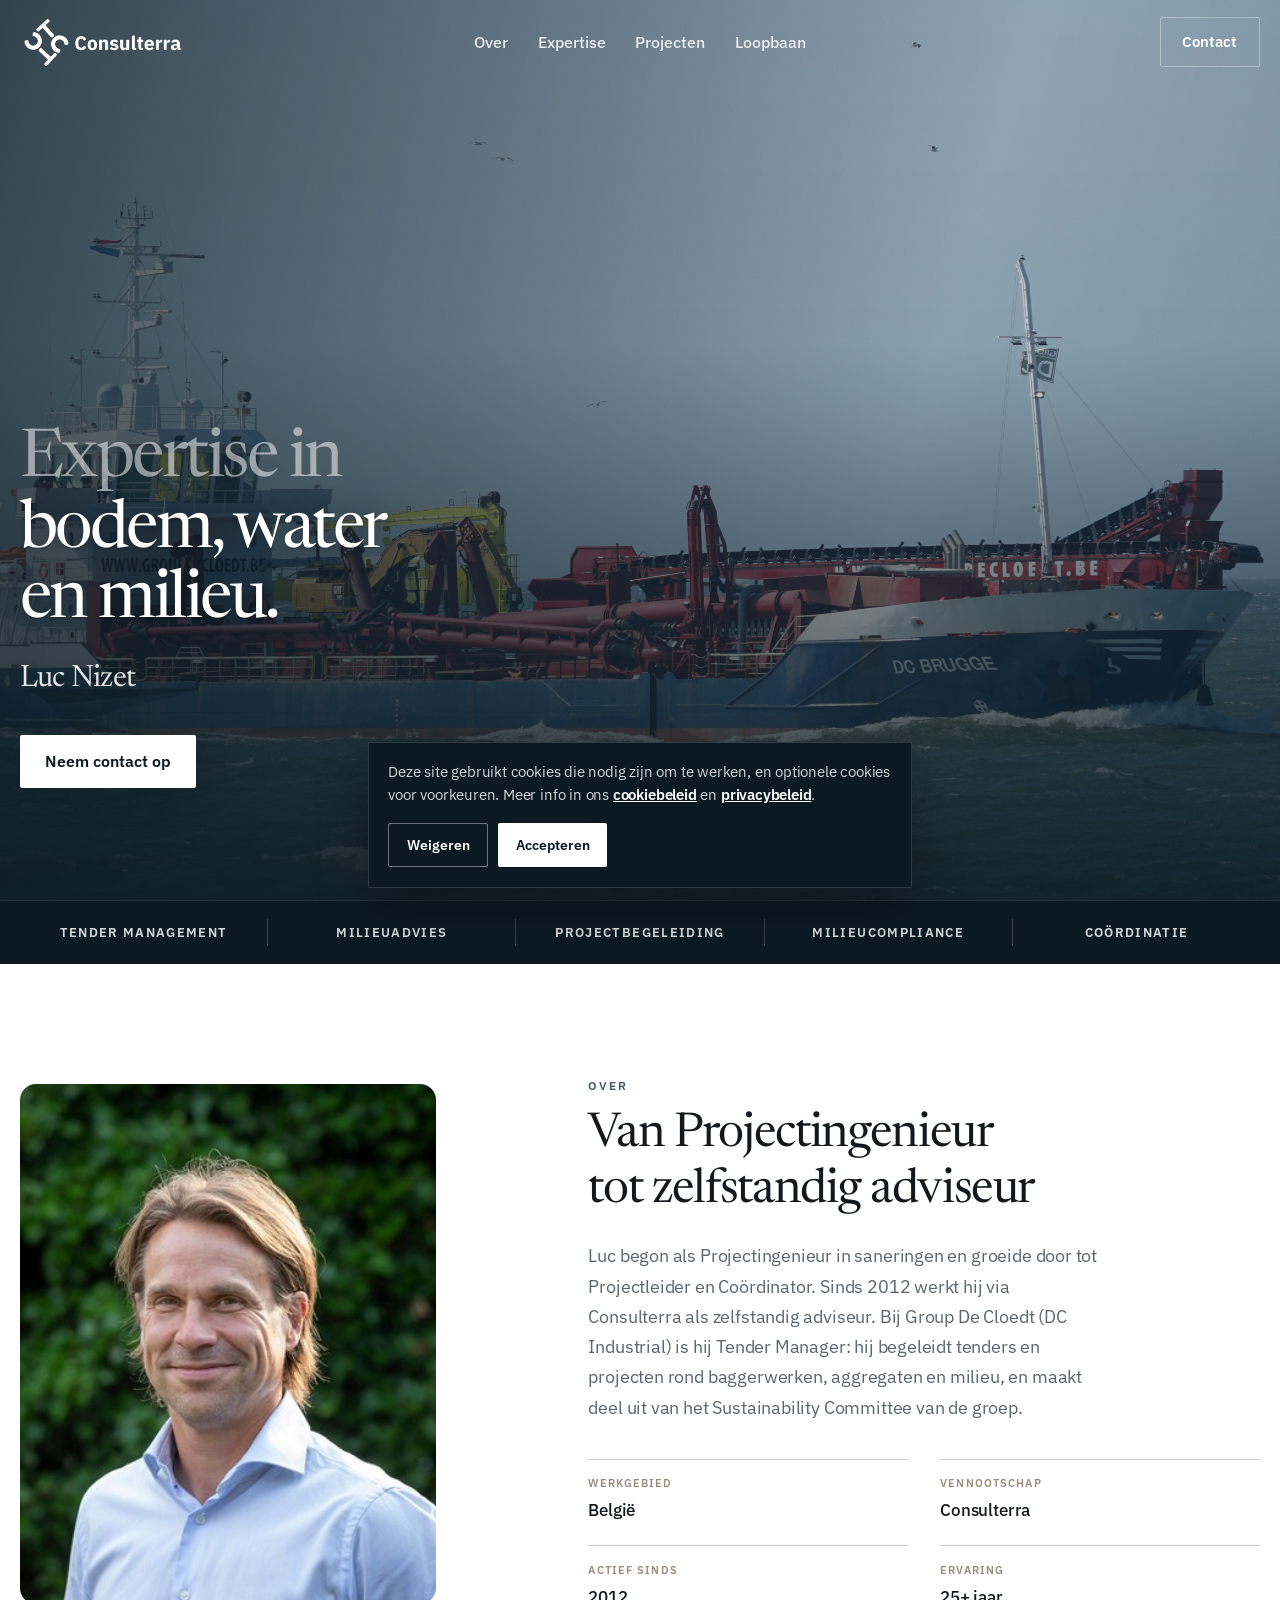
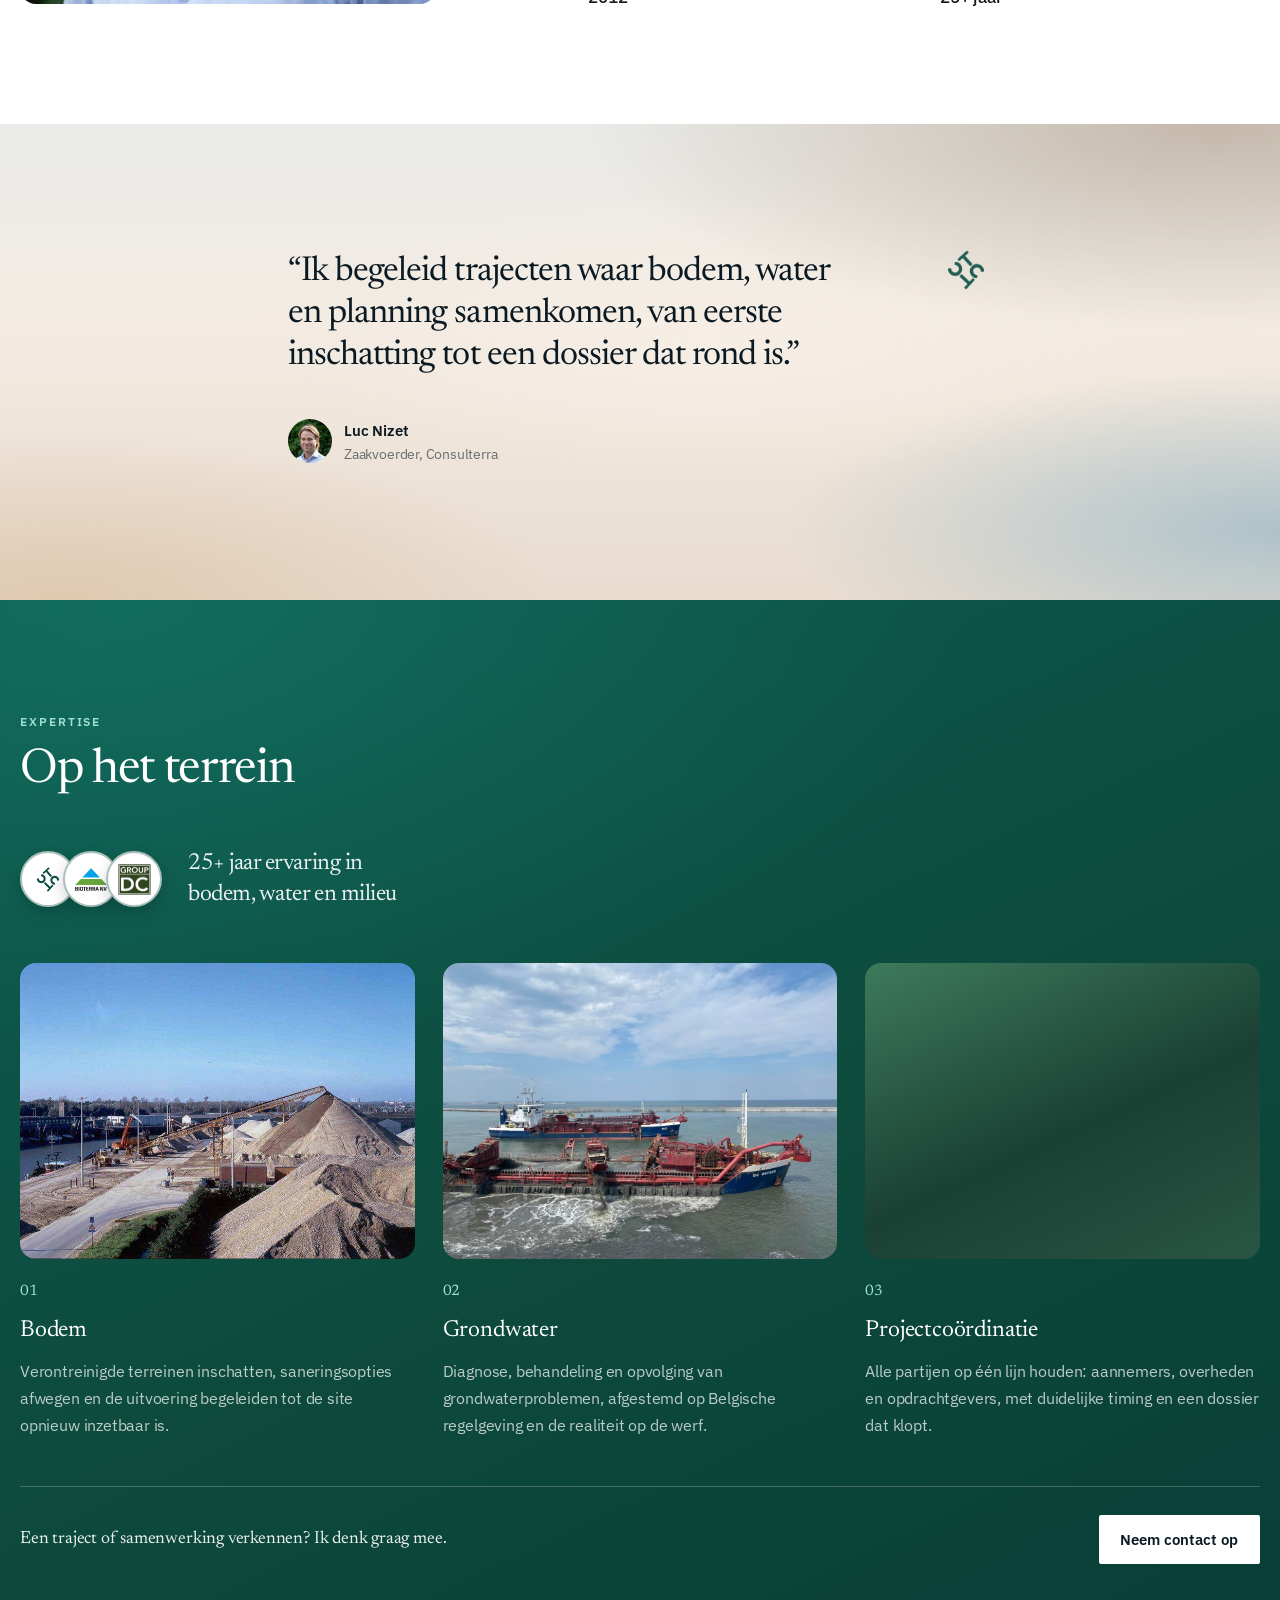
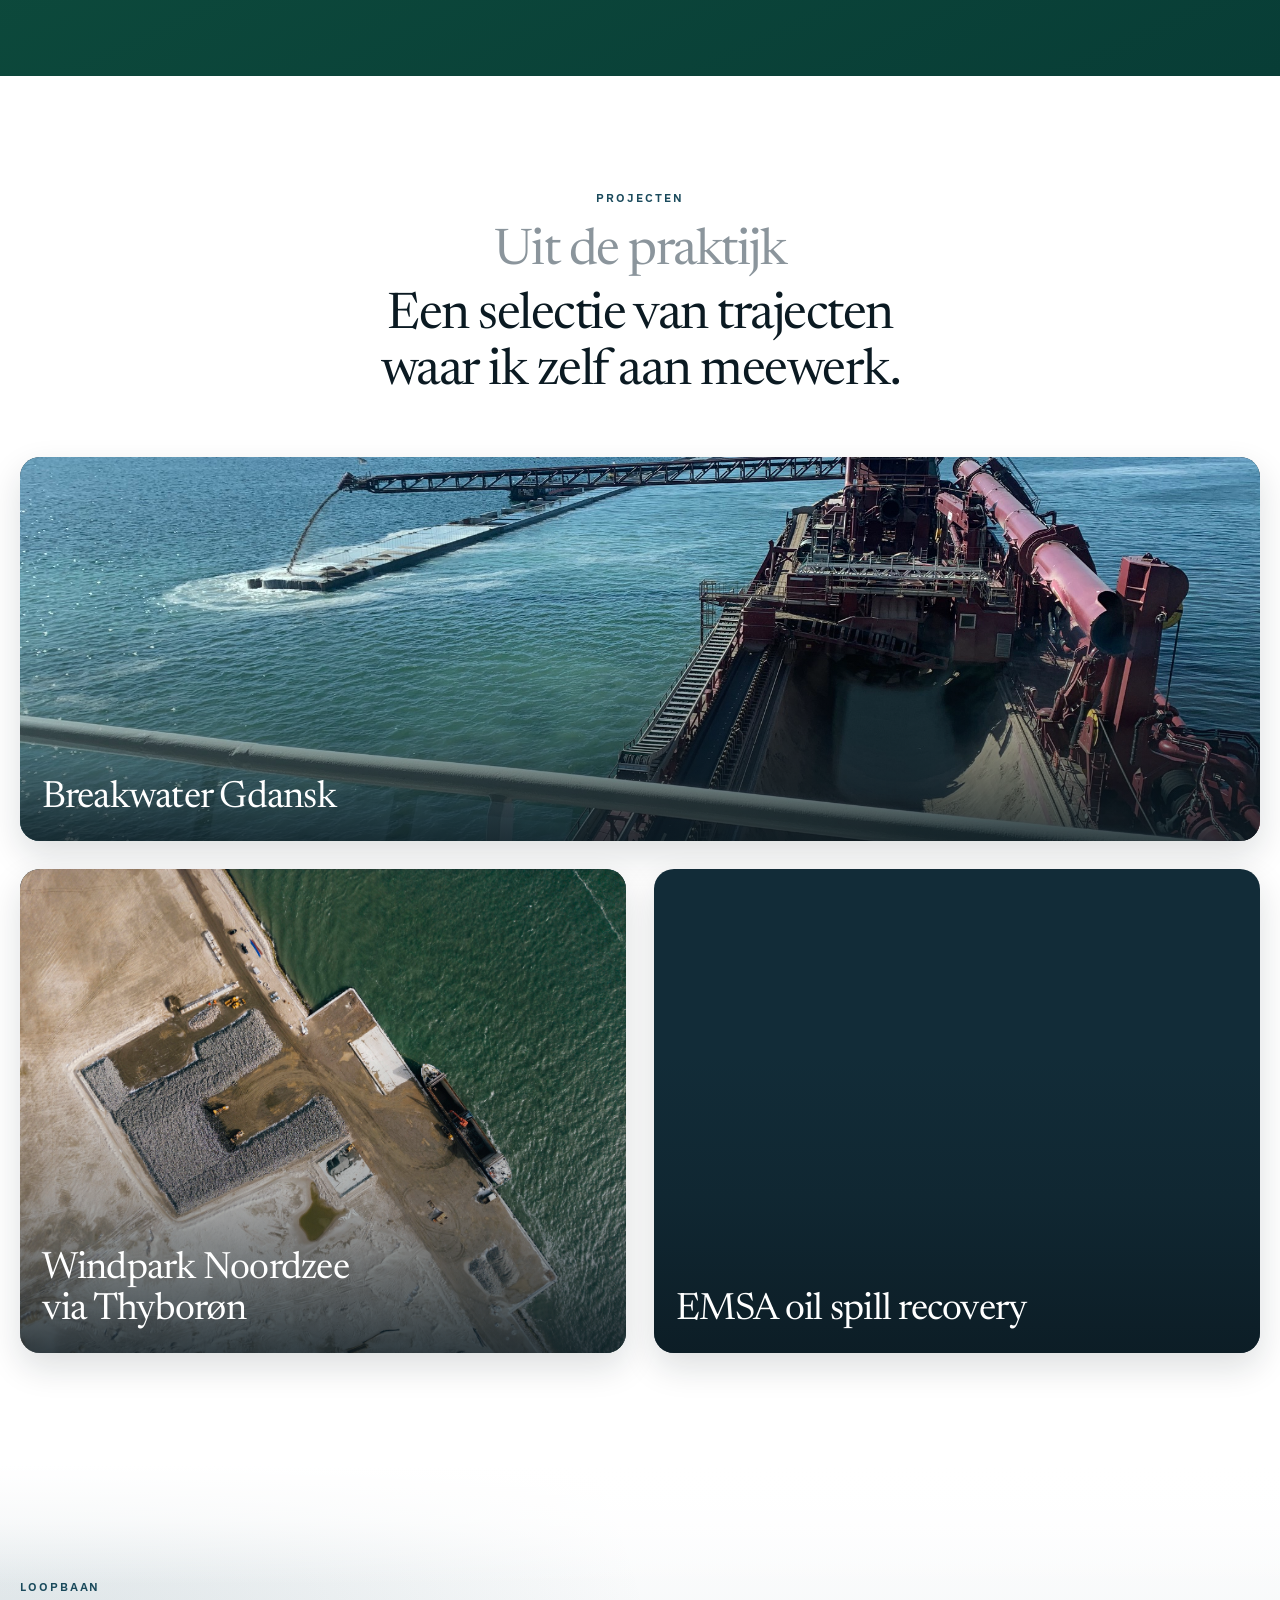
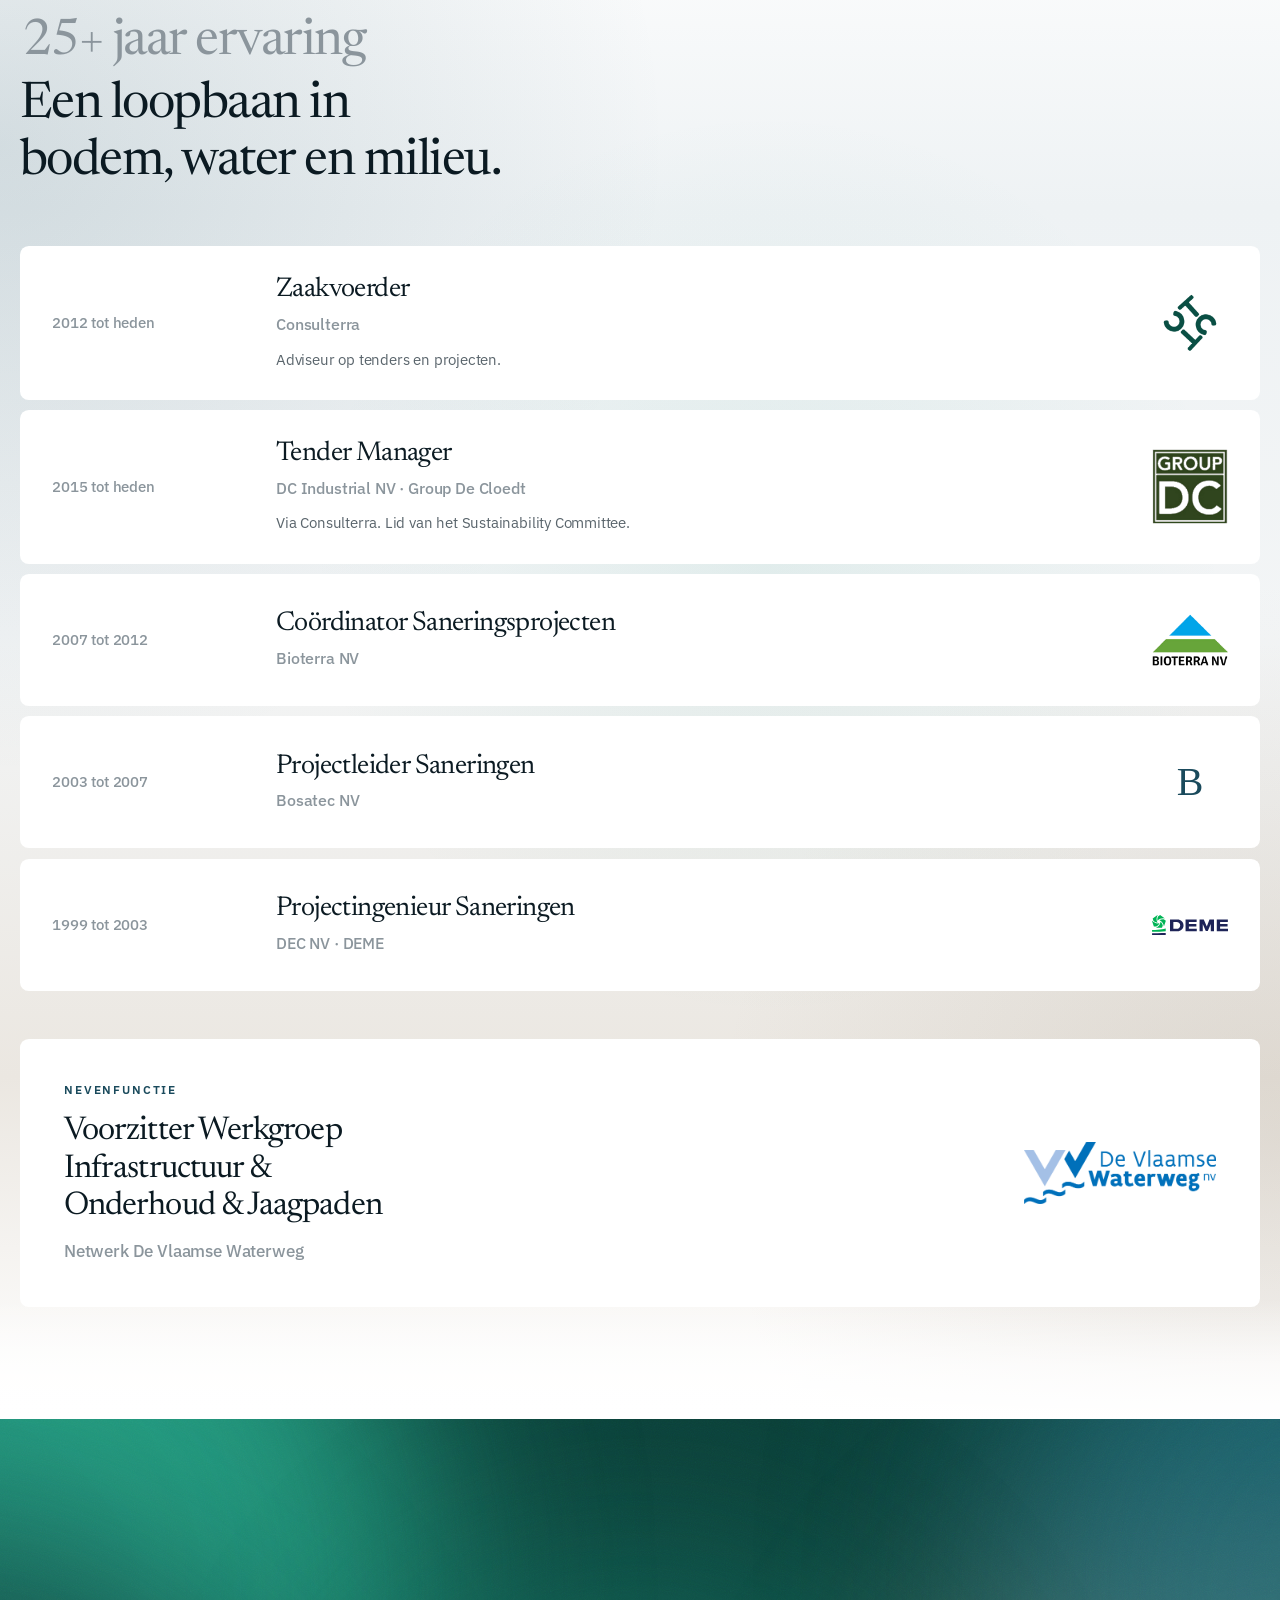
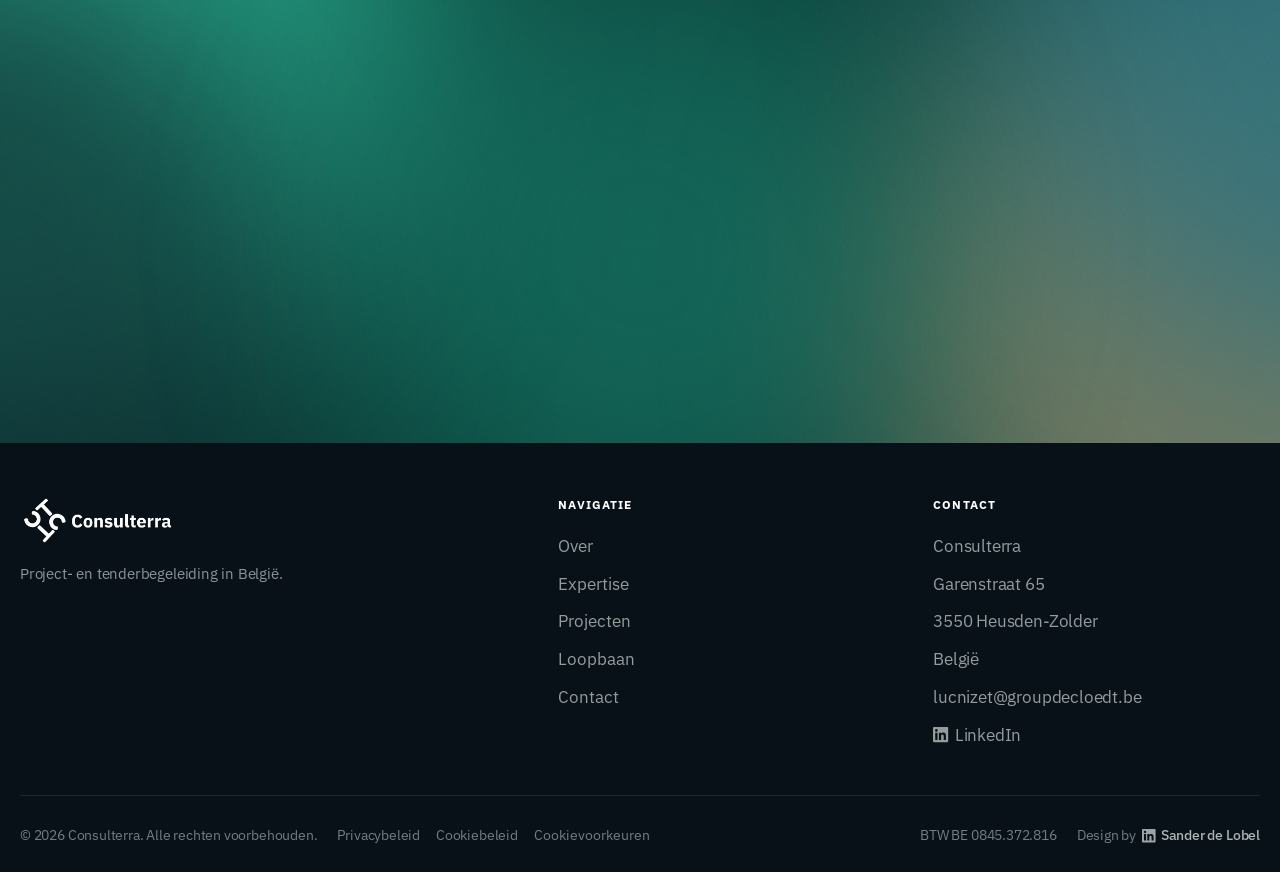
<file: index.html>
<!DOCTYPE html>
<html lang="nl">
  <head>
    <meta charset="UTF-8" />
    <meta
      name="viewport"
      content="width=device-width, initial-scale=1.0, viewport-fit=cover"
    />
    <meta
      name="description"
      content="Luc Nizet werkt via Consulterra. Expertise in bodem, water en milieuprojecten."
    />
    <meta name="author" content="Luc Nizet · Consulterra" />
    <meta name="theme-color" content="#0B1A22" />
    <meta property="og:type" content="website" />
    <meta property="og:title" content="Luc Nizet · Consulterra" />
    <meta
      property="og:description"
      content="Via Consulterra. Expertise in bodem, water en milieuprojecten."
    />
    <meta property="og:locale" content="nl_BE" />
    <meta property="og:image" content="images/hero/banner.jpg" />
    <meta name="twitter:card" content="summary_large_image" />
    <link rel="canonical" href="https://consulterra.be/" />
    <link rel="icon" href="favicon_io/favicon.ico" sizes="any" />
    <link
      rel="icon"
      type="image/png"
      sizes="32x32"
      href="favicon_io/favicon-32x32.png"
    />
    <link
      rel="icon"
      type="image/png"
      sizes="16x16"
      href="favicon_io/favicon-16x16.png"
    />
    <link rel="apple-touch-icon" href="favicon_io/apple-touch-icon.png" />
    <link rel="manifest" href="favicon_io/site.webmanifest" />
    <link rel="preconnect" href="https://fonts.googleapis.com" />
    <link rel="preconnect" href="https://fonts.gstatic.com" crossorigin />
    <link
      href="https://fonts.googleapis.com/css2?family=IBM+Plex+Sans:wght@400;500;600;700&family=Newsreader:opsz,wght@6..72,400;6..72,500;6..72,600&display=swap"
      rel="stylesheet"
    />
    <title>Luc Nizet · Consulterra</title>
    <link rel="stylesheet" href="css/styles.css" />
    <script type="application/ld+json">
      {
        "@context": "https://schema.org",
        "@type": "Person",
        "name": "Luc Nizet",
        "jobTitle": "Adviseur",
        "worksFor": {
          "@type": "Organization",
          "name": "Consulterra",
          "address": {
            "@type": "PostalAddress",
            "streetAddress": "Garenstraat 65",
            "postalCode": "3550",
            "addressLocality": "Heusden-Zolder",
            "addressRegion": "Limburg",
            "addressCountry": "BE"
          }
        },
        "image": "images/portraits/LucNizet.jpg",
        "email": "lucnizet@groupdecloedt.be",
        "url": "https://www.linkedin.com/in/luc-nizet-83135ba/",
        "sameAs": ["https://www.linkedin.com/in/luc-nizet-83135ba/"],
        "knowsAbout": ["Groundwater", "Soil", "Bodemsanering", "Grondwatersanering"]
      }
    </script>
  </head>
  <body>
    <button type="button" class="skip-link" data-scroll="main">Ga naar inhoud</button>

    <header class="site-header">
      <div class="header-inner">
        <button type="button" class="brand" data-scroll="top" aria-label="Consulterra, naar boven">
          <img
            class="brand-logo"
            src="images/brand/consulterralogo.png"
            alt=""
            width="160"
            height="40"
            decoding="async"
          />
        </button>

        <nav class="nav" id="site-nav" aria-label="Hoofdnavigatie">
          <ul class="nav-list">
            <li><button type="button" data-scroll="over">Over</button></li>
            <li><button type="button" data-scroll="expertise">Expertise</button></li>
            <li><button type="button" data-scroll="projecten">Projecten</button></li>
            <li><button type="button" data-scroll="loopbaan">Loopbaan</button></li>
            <li class="nav-item-contact">
              <button type="button" data-scroll="contact">Contact</button>
            </li>
          </ul>
        </nav>

        <div class="header-actions">
          <button type="button" class="btn btn-nav" data-scroll="contact">Contact</button>
          <button
            class="nav-toggle"
            type="button"
            aria-expanded="false"
            aria-controls="site-nav"
            aria-label="Menu openen"
          >
            <span></span>
            <span></span>
          </button>
        </div>
      </div>
    </header>

    <main id="main">
      <!-- Full-bleed banner hero -->
      <section class="hero" id="top" aria-labelledby="hero-heading">
        <div class="hero-media" aria-hidden="true">
          <img
            src="images/hero/banner.jpg"
            alt=""
            width="2400"
            height="1350"
            fetchpriority="high"
            decoding="async"
          />
          <div class="hero-veil"></div>
        </div>

        <div class="hero-content">
          <img
            class="hero-brand-logo reveal"
            src="images/brand/consulterralogo.png"
            alt="Consulterra"
            width="200"
            height="50"
            decoding="async"
          />
          <h1 id="hero-heading" class="hero-title reveal">
            <span class="hero-title-name">Luc Nizet</span>
            <span class="hero-title-desk">
              <span class="hero-title-muted">Expertise in</span>
              <span class="hero-title-strong"
                >bodem, water en milieu.</span
              >
            </span>
          </h1>
          <p class="hero-byline reveal">Luc Nizet</p>
          <p class="hero-lead reveal">
            Via Consulterra. Expertise in bodem, water en milieuprojecten.
          </p>
          <div class="hero-actions reveal">
            <button type="button" class="btn btn-light" data-scroll="contact">
              Neem contact op
            </button>
            <button type="button" class="btn btn-ghost" data-scroll="expertise">
              Bekijk expertise
            </button>
          </div>
        </div>
      </section>

      <!-- Focus strip: desktop kolommen · mobile marquee -->
      <section class="intro-strip" aria-label="Expertise in het kort">
        <div class="container">
          <ul class="intro-strip-list" data-intro-carousel>
            <li>Tender management</li>
            <li>Milieuadvies</li>
            <li>Projectbegeleiding</li>
            <li>Milieucompliance</li>
            <li>Coördinatie</li>
          </ul>
        </div>
      </section>

      <!-- Over + profielfoto -->
      <section class="section section-about" id="over" aria-labelledby="about-heading">
        <div class="container about-layout">
          <figure class="about-portrait reveal">
            <img
              src="images/portraits/LucNizet.jpg"
              alt="Profielfoto van Luc Nizet"
              width="680"
              height="1000"
              loading="lazy"
              decoding="async"
            />
          </figure>

          <div class="about-copy">
            <p class="eyebrow reveal">Over</p>
            <h2 id="about-heading" class="reveal">Van Projectingenieur tot zelfstandig adviseur</h2>
            <p class="lede reveal">
              Luc begon als Projectingenieur in saneringen en groeide door tot
              Projectleider en Coördinator. Sinds 2012 werkt hij via Consulterra
              als zelfstandig adviseur. Bij Group De Cloedt (DC Industrial) is
              hij Tender Manager: hij begeleidt tenders en projecten rond
              baggerwerken, aggregaten en milieu, en maakt deel uit van het
              Sustainability Committee van de groep.
            </p>

            <dl class="facts reveal">
              <div>
                <dt>Werkgebied</dt>
                <dd>België</dd>
              </div>
              <div>
                <dt>Vennootschap</dt>
                <dd>Consulterra</dd>
              </div>
              <div>
                <dt>Actief sinds</dt>
                <dd>2012</dd>
              </div>
              <div>
                <dt>Ervaring</dt>
                <dd>25+ jaar</dd>
              </div>
            </dl>
          </div>
        </div>
      </section>

      <section class="section section-quote" aria-label="Aanpak">
        <div class="container">
          <figure class="quote-panel reveal">
            <img
              class="quote-panel-mark"
              src="favicon_io/android-chrome-512x512.png"
              alt=""
              width="64"
              height="64"
              loading="lazy"
              decoding="async"
            />
            <blockquote class="quote-panel-text">
              “Ik begeleid trajecten waar bodem, water en planning samenkomen,
              van eerste inschatting tot een dossier dat rond is.”
            </blockquote>
            <figcaption class="quote-panel-person">
              <img
                class="quote-panel-face"
                src="images/portraits/LucNizet.jpg"
                alt=""
                width="80"
                height="80"
                loading="lazy"
                decoding="async"
              />
              <div class="quote-panel-meta">
                <span class="quote-panel-name">Luc Nizet</span>
                <span class="quote-panel-role">Zaakvoerder, Consulterra</span>
              </div>
            </figcaption>
          </figure>
        </div>
      </section>

      <!-- Expertise met visuele panelen -->
      <section class="section section-expertise" id="expertise" aria-labelledby="expertise-heading">
        <div class="container">
          <div class="section-head reveal">
            <p class="eyebrow">Expertise</p>
            <h2 id="expertise-heading">Op het terrein</h2>
          </div>

          <div class="proof-callout reveal">
            <div class="proof-logos" aria-hidden="true">
              <span class="proof-logo">
                <img
                  src="favicon_io/android-chrome-512x512.png"
                  alt=""
                  width="80"
                  height="80"
                  loading="lazy"
                  decoding="async"
                />
              </span>
              <span class="proof-logo">
                <img
                  src="images/logos/bioterra.png"
                  alt=""
                  width="80"
                  height="80"
                  loading="lazy"
                  decoding="async"
                />
              </span>
              <span class="proof-logo">
                <img
                  src="images/logos/groupdecloedt.png"
                  alt=""
                  width="80"
                  height="80"
                  loading="lazy"
                  decoding="async"
                />
              </span>
            </div>
            <p class="proof-text">
              25+ jaar ervaring in bodem, water en milieu
            </p>
          </div>

          <div class="expertise-grid">
            <article class="expertise-panel reveal">
              <figure class="media-ph media-ph-soil media-photo">
                <img
                  src="images/stock/aggregates.jpg"
                  alt="Aggregaten en grondwerken op een industrieterrein"
                  width="800"
                  height="576"
                  loading="lazy"
                  decoding="async"
                />
              </figure>
              <div class="expertise-panel-body">
                <span class="expertise-num">01</span>
                <h3>Bodem</h3>
                <p>
                  Verontreinigde terreinen inschatten, saneringsopties afwegen en
                  de uitvoering begeleiden tot de site opnieuw inzetbaar is.
                </p>
              </div>
            </article>

            <article class="expertise-panel reveal">
              <figure class="media-ph media-ph-water media-photo">
                <img
                  src="images/stock/dredging.jpg"
                  alt="Baggerschepen bij waterwerken"
                  width="1120"
                  height="840"
                  loading="lazy"
                  decoding="async"
                />
              </figure>
              <div class="expertise-panel-body">
                <span class="expertise-num">02</span>
                <h3>Grondwater</h3>
                <p>
                  Diagnose, behandeling en opvolging van grondwaterproblemen,
                  afgestemd op Belgische regelgeving en de realiteit op de werf.
                </p>
              </div>
            </article>

            <article class="expertise-panel reveal">
              <figure class="media-ph media-ph-coord media-photo">
                <img
                  src="images/stock/bioterra-plant.jpg"
                  alt="Industriële installatie voor bodem- en afvalverwerking"
                  width="1120"
                  height="746"
                  loading="lazy"
                  decoding="async"
                />
              </figure>
              <div class="expertise-panel-body">
                <span class="expertise-num">03</span>
                <h3>Projectcoördinatie</h3>
                <p>
                  Alle partijen op één lijn houden: aannemers, overheden en
                  opdrachtgevers, met duidelijke timing en een dossier dat klopt.
                </p>
              </div>
            </article>
          </div>

          <div class="cta-band cta-band--on-field reveal">
            <p class="cta-band-text">
              Een traject of samenwerking verkennen? Ik denk graag mee.
            </p>
            <button type="button" class="btn btn-light" data-scroll="contact">
              Neem contact op
            </button>
          </div>
        </div>
      </section>

      <!-- Projecten -->
      <section class="section section-projects" id="projecten" aria-labelledby="projects-heading">
        <div class="container">
          <div class="projects-intro reveal">
            <p class="eyebrow">Projecten</p>
            <h2 id="projects-heading" class="projects-title">
              <span class="projects-title-muted">Uit de praktijk</span>
              <span class="projects-title-strong"
                >Een selectie van trajecten waar ik zelf aan meewerk.</span
              >
            </h2>
          </div>

          <div class="projects-stack">
            <article class="project-slide project-slide--feature reveal">
              <button type="button" class="project-shot" data-project-shot aria-labelledby="project-gdansk">
                <img
                  src="images/stock/project-gdansk.jpg"
                  alt="Breakwaterwerken in de Noordelijke Haven van Gdansk"
                  width="2016"
                  height="1512"
                  loading="lazy"
                  decoding="async"
                />
              </button>
              <div class="project-shot-shade" aria-hidden="true"></div>
              <div class="project-shot-copy">
                <h3 id="project-gdansk" class="project-shot-title">Breakwater Gdansk</h3>
              </div>
              <div class="project-detail" hidden>
                <p class="project-detail-meta">Aggregaten · Baggerwerken</p>
                <p>
                  Levering en plaatsing van 650.000 m³ zand-grindmengsel als
                  fundering voor de nieuwe beschermende breakwater in de
                  Noordelijke Haven van Gdansk. Het mengsel kwam uit een
                  winningszone in de Oostzee en werd gestort als basis voor de
                  caissonconstructie, daarna aangevuld en zijdelings versterkt.
                </p>
                <p>
                  Tijdens de uitvoering werkten DC Orisant en Rio tot zes dagen
                  per week, met wekelijkse volumes van meer dan 15.000 m³. Het
                  project maakt deel uit van de modernisering van het
                  breakwatersysteem van de haven.
                </p>
                <dl class="project-specs">
                  <div>
                    <dt>Locatie</dt>
                    <dd>Gdansk, Polen</dd>
                  </div>
                  <div>
                    <dt>Periode</dt>
                    <dd>Juli 2019 tot maart 2021</dd>
                  </div>
                  <div>
                    <dt>Opdrachtgever</dt>
                    <dd>PORR Group</dd>
                  </div>
                  <div>
                    <dt>Aannemer</dt>
                    <dd>DC Industrial</dd>
                  </div>
                  <div>
                    <dt>Materieel</dt>
                    <dd>DC Orisant, Rio</dd>
                  </div>
                </dl>
                <p>
                  <a
                    href="https://www.groupdecloedt.be/en/projects/gdansk-breakwater"
                    target="_blank"
                    rel="noopener noreferrer"
                    >Meer op groupdecloedt.be</a
                  >
                </p>
              </div>
            </article>

            <article class="project-slide reveal">
              <button type="button" class="project-shot" data-project-shot aria-labelledby="project-thyboron">
                <img
                  src="images/stock/limfjordskaj.jpg"
                  alt="Steenopslag en kadewerken in Thyborøn, Denemarken"
                  width="3038"
                  height="2279"
                  loading="lazy"
                  decoding="async"
                />
              </button>
              <div class="project-shot-shade" aria-hidden="true"></div>
              <div class="project-shot-copy">
                <h3 id="project-thyboron" class="project-shot-title">Windpark Noordzee via Thyborøn</h3>
              </div>
              <div class="project-detail" hidden>
                <p class="project-detail-meta">Aggregaten · Logistiek · Milieu</p>
                <p>
                  Levering van circa 68.000 ton armour stone (Norit 15/120 kg)
                  vanuit Noorse steengroeven naar Thyborøn, voor een offshore
                  windpark in de Noordzee. De stenen werden met Hagland-schepen
                  aangevoerd, per vrachtwagen naar de opslag gebracht en gestapeld,
                  klaar voor overslag op het installatieschip.
                </p>
                <p>
                  Vejlby Entreprenørforretning verzorgde het transport aan land.
                  Het installatieschip Grane R laadt ongeveer 4.000 ton om de
                  twee dagen; de steenvoorraad aan de kade moest daarop
                  afgestemd blijven.
                </p>
                <dl class="project-specs">
                  <div>
                    <dt>Locatie</dt>
                    <dd>Thyborøn, Denemarken</dd>
                  </div>
                  <div>
                    <dt>Periode</dt>
                    <dd>Januari tot juli 2023</dd>
                  </div>
                  <div>
                    <dt>Opdrachtgever</dt>
                    <dd>Rohde Nielsen / Vattenfall</dd>
                  </div>
                  <div>
                    <dt>Aannemer</dt>
                    <dd>DC Resources / Dansk Natursten</dd>
                  </div>
                  <div>
                    <dt>Materieel</dt>
                    <dd>Hagland bulk carriers, Grane R</dd>
                  </div>
                </dl>
                <p>
                  <a
                    href="https://www.groupdecloedt.be/en/projects/north-sea-windmill-farm-thyboron"
                    target="_blank"
                    rel="noopener noreferrer"
                    >Meer op groupdecloedt.be</a
                  >
                </p>
              </div>
            </article>

            <article class="project-slide reveal">
              <button type="button" class="project-shot" data-project-shot aria-labelledby="project-emsa">
                <img
                  src="images/stock/emsa.jpg"
                  alt="EMSA-olierampbestrijding met baggerschip op zee"
                  width="4424"
                  height="2489"
                  loading="lazy"
                  decoding="async"
                />
              </button>
              <div class="project-shot-shade" aria-hidden="true"></div>
              <div class="project-shot-copy">
                <h3 id="project-emsa" class="project-shot-title">EMSA oil spill recovery</h3>
              </div>
              <div class="project-detail" hidden>
                <p class="project-detail-meta">Milieu · Baggerwerken</p>
                <p>
                  Standby olierampbestrijding voor de European Maritime Safety
                  Agency op de Noordzee. Group De Cloedt houdt een baggerschip
                  met oliebergingsuitrusting paraat voor grote calamiteiten op
                  zee, niet voor kleine olievlekken.
                </p>
                <p>
                  Sinds 2008 loopt de opdracht. Vandaag is de Interballast III
                  actief voor EMSA, na aanpassingen in Oostende. Viermaal per
                  jaar volgen er verplichte oefeningen voor schip en bemanning.
                  Eerdere inzet was er onder meer bij de Flinterstar voor de
                  Belgisch-Nederlandse kust in 2015.
                </p>
                <dl class="project-specs">
                  <div>
                    <dt>Locatie</dt>
                    <dd>Noordzee</dd>
                  </div>
                  <div>
                    <dt>Periode</dt>
                    <dd>Sinds 2008</dd>
                  </div>
                  <div>
                    <dt>Opdrachtgever</dt>
                    <dd>European Maritime Safety Agency (EMSA)</dd>
                  </div>
                  <div>
                    <dt>Aannemer</dt>
                    <dd>DC Industrial</dd>
                  </div>
                  <div>
                    <dt>Materieel</dt>
                    <dd>TSHD Interballast III</dd>
                  </div>
                </dl>
                <p>
                  <a
                    href="https://www.groupdecloedt.be/en/projects/emsa-oil-spill-recovery"
                    target="_blank"
                    rel="noopener noreferrer"
                    >Meer op groupdecloedt.be</a
                  >
                </p>
              </div>
            </article>
          </div>
        </div>
      </section>

      <!-- Loopbaan -->
      <section class="section section-career" id="loopbaan" aria-labelledby="career-heading">
        <div class="container">
          <div class="career-intro reveal">
            <p class="eyebrow">Loopbaan</p>
            <h2 id="career-heading" class="career-title" aria-label="25+ jaar ervaring">
              <span class="career-title-muted"
                ><span class="count-up" data-count="25">0</span>+ jaar
                ervaring</span
              >
              <span class="career-title-strong"
                >Een loopbaan in bodem, water en milieu.</span
              >
            </h2>
          </div>

          <ol class="career-list">
            <li class="career-row reveal">
              <time datetime="2012">2012 tot heden</time>
              <div class="career-copy">
                <h3>Zaakvoerder</h3>
                <p class="org">Consulterra</p>
                <p class="career-note">Adviseur op tenders en projecten.</p>
              </div>
              <span class="career-logo-box">
                <img class="career-logo" src="favicon_io/android-chrome-512x512.png" alt="" width="80" height="80" loading="lazy" />
              </span>
            </li>

            <li class="career-row reveal">
              <time datetime="2015">2015 tot heden</time>
              <div class="career-copy">
                <h3>Tender Manager</h3>
                <p class="org">DC Industrial NV · Group De Cloedt</p>
                <p class="career-note">Via Consulterra. Lid van het Sustainability Committee.</p>
              </div>
              <span class="career-logo-box">
                <img class="career-logo" src="images/logos/groupdecloedt.png" alt="" width="80" height="80" loading="lazy" />
              </span>
            </li>

            <li class="career-row reveal">
              <time datetime="2007">2007 tot 2012</time>
              <div class="career-copy">
                <h3>Coördinator Saneringsprojecten</h3>
                <p class="org">Bioterra NV</p>
              </div>
              <span class="career-logo-box">
                <img class="career-logo" src="images/logos/bioterra.png" alt="" width="80" height="80" loading="lazy" />
              </span>
            </li>

            <li class="career-row reveal">
              <time datetime="2003">2003 tot 2007</time>
              <div class="career-copy">
                <h3>Projectleider Saneringen</h3>
                <p class="org">Bosatec NV</p>
              </div>
              <span class="career-logo-box">
                <img class="career-logo" src="images/logos/bosatec.svg" alt="" width="80" height="80" loading="lazy" />
              </span>
            </li>

            <li class="career-row reveal">
              <time datetime="1999">1999 tot 2003</time>
              <div class="career-copy">
                <h3>Projectingenieur Saneringen</h3>
                <p class="org">DEC NV · DEME</p>
              </div>
              <span class="career-logo-box">
                <img class="career-logo" src="images/logos/deme.svg" alt="" width="120" height="32" loading="lazy" />
              </span>
            </li>
          </ol>

          <aside class="side-role reveal" aria-labelledby="engagement-heading">
            <div class="side-role-inner">
              <div class="side-role-copy">
                <p class="side-role-label">Nevenfunctie</p>
                <h3 id="engagement-heading">
                  Voorzitter Werkgroep Infrastructuur &amp; Onderhoud &amp;
                  Jaagpaden
                </h3>
                <p class="side-role-org">Netwerk De Vlaamse Waterweg</p>
              </div>
              <img
                class="side-role-logo"
                src="images/logos/devlaamsewaterweg.png"
                alt=""
                width="240"
                height="80"
                loading="lazy"
                decoding="async"
              />
            </div>
          </aside>
        </div>
      </section>

      <!-- Contact -->
      <section class="section section-contact" id="contact" aria-labelledby="contact-heading">
        <div class="contact-mesh" aria-hidden="true">
          <span class="contact-mesh-blob contact-mesh-blob--teal"></span>
          <span class="contact-mesh-blob contact-mesh-blob--sand"></span>
          <span class="contact-mesh-blob contact-mesh-blob--accent"></span>
          <span class="contact-mesh-blob contact-mesh-blob--deep"></span>
          <span class="contact-mesh-blob contact-mesh-blob--glow"></span>
        </div>
        <div class="container">
          <div class="contact-cta reveal">
            <div class="contact-cta-copy">
              <p class="eyebrow light">Contact</p>
              <h2 id="contact-heading">Laten we verder praten.</h2>
              <p class="contact-cta-sub">
                Stuur een WhatsApp of mail. Ik denk graag mee en antwoord zo
                snel ik kan.
              </p>
              <div class="contact-actions">
                <a
                  class="btn btn-contact-primary btn-whatsapp"
                  href="https://wa.me/32493772634"
                  target="_blank"
                  rel="noopener noreferrer"
                >
                  <svg class="icon-whatsapp" xmlns="http://www.w3.org/2000/svg" viewBox="0 0 24 24" width="20" height="20" aria-hidden="true" focusable="false">
                    <path
                      fill="currentColor"
                      d="M17.472 14.382c-.297-.149-1.758-.867-2.03-.967-.273-.099-.471-.148-.67.15-.197.297-.767.966-.94 1.164-.173.199-.347.223-.644.075-.297-.15-1.255-.463-2.39-1.475-.883-.788-1.48-1.761-1.653-2.059-.173-.297-.018-.458.13-.606.134-.133.298-.347.446-.52.149-.174.198-.298.298-.497.099-.198.05-.371-.025-.52-.075-.149-.669-1.612-.916-2.207-.242-.579-.487-.5-.669-.51-.173-.008-.371-.01-.57-.01-.198 0-.52.074-.792.372-.272.297-1.04 1.016-1.04 2.479 0 1.462 1.065 2.875 1.213 3.074.149.198 2.096 3.2 5.077 4.487.709.306 1.262.489 1.694.625.712.227 1.36.195 1.871.118.571-.085 1.758-.719 2.006-1.413.248-.694.248-1.289.173-1.413-.074-.124-.272-.198-.57-.347m-5.421 7.403h-.004a9.87 9.87 0 01-5.031-1.378l-.361-.214-3.741.982.998-3.648-.235-.374a9.86 9.86 0 01-1.51-5.26c.001-5.45 4.436-9.884 9.888-9.884 2.64 0 5.122 1.03 6.988 2.898a9.825 9.825 0 012.893 6.994c-.003 5.45-4.435 9.884-9.885 9.884m8.413-18.297A11.815 11.815 0 0012.05 0C5.495 0 .16 5.335.157 11.892c0 2.096.547 4.142 1.588 5.945L.057 24l6.305-1.654a11.882 11.882 0 005.683 1.448h.005c6.554 0 11.89-5.335 11.893-11.893a11.821 11.821 0 00-3.48-8.413z"
                    />
                  </svg>
                  <span>WhatsApp</span>
                </a>
                <a class="btn btn-contact-ghost" href="mailto:lucnizet@groupdecloedt.be">
                  Mail Luc
                </a>
              </div>
              <p class="contact-cta-meta">
                <a
                  class="link-linkedin"
                  href="https://www.linkedin.com/in/luc-nizet-83135ba/"
                  target="_blank"
                  rel="noopener noreferrer"
                >
                  <svg class="icon-linkedin" xmlns="http://www.w3.org/2000/svg" viewBox="0 0 24 24" width="24" height="24" aria-hidden="true" focusable="false">
                    <path
                      fill="currentColor"
                      d="M20.447 20.452h-3.554v-5.569c0-1.328-.027-3.037-1.852-3.037-1.853 0-2.136 1.445-2.136 2.939v5.667H9.351V9h3.414v1.561h.046c.477-.9 1.637-1.85 3.37-1.85 3.601 0 4.267 2.37 4.267 5.455v6.286zM5.337 7.433c-1.144 0-2.063-.926-2.063-2.065 0-1.138.92-2.063 2.063-2.063 1.14 0 2.064.925 2.064 2.063 0 1.139-.925 2.065-2.064 2.065zm1.782 13.019H3.555V9h3.564v11.452zM22.225 0H1.771C.792 0 0 .774 0 1.729v20.542C0 23.227.792 24 1.771 24h20.451C23.2 24 24 23.227 24 22.271V1.729C24 .774 23.2 0 22.222 0h.003z"
                    />
                  </svg>
                  <span>Luc Nizet</span>
                </a>
                <span class="contact-cta-sep" aria-hidden="true">·</span>
                <span>Consulterra, Heusden-Zolder</span>
              </p>
            </div>
            <a
              class="contact-phone"
              href="https://wa.me/32493772634"
              target="_blank"
              rel="noopener noreferrer"
              aria-label="WhatsApp Luc Nizet"
              tabindex="-1"
            >
              <img
                src="images/iphonewhatsappmockup.svg"
                alt=""
                width="415"
                height="843"
                decoding="async"
              />
            </a>
          </div>
        </div>
      </section>
    </main>

    <footer class="site-footer">
      <div class="container">
        <div class="footer-top">
          <div class="footer-brand">
            <img
              class="footer-logo"
              src="images/brand/consulterralogo.png"
              alt="Consulterra"
              width="200"
              height="50"
              loading="lazy"
            />
            <p class="footer-tagline">
              Project- en tenderbegeleiding in België.
            </p>
          </div>

          <div class="footer-col">
            <h4>Navigatie</h4>
            <ul>
              <li><button type="button" data-scroll="over">Over</button></li>
              <li><button type="button" data-scroll="expertise">Expertise</button></li>
              <li><button type="button" data-scroll="projecten">Projecten</button></li>
              <li><button type="button" data-scroll="loopbaan">Loopbaan</button></li>
              <li><button type="button" data-scroll="contact">Contact</button></li>
            </ul>
          </div>

          <div class="footer-col">
            <h4>Contact</h4>
            <ul>
              <li>Consulterra</li>
              <li>Garenstraat 65</li>
              <li>3550 Heusden-Zolder</li>
              <li>België</li>
              <li>
                <a href="mailto:lucnizet@groupdecloedt.be">lucnizet@groupdecloedt.be</a>
              </li>
              <li>
                <a
                  class="footer-linkedin"
                  href="https://www.linkedin.com/in/luc-nizet-83135ba/"
                  target="_blank"
                  rel="noopener noreferrer"
                >
                  <svg class="icon-linkedin" xmlns="http://www.w3.org/2000/svg" viewBox="0 0 24 24" width="24" height="24" aria-hidden="true" focusable="false">
                    <path
                      fill="currentColor"
                      d="M20.447 20.452h-3.554v-5.569c0-1.328-.027-3.037-1.852-3.037-1.853 0-2.136 1.445-2.136 2.939v5.667H9.351V9h3.414v1.561h.046c.477-.9 1.637-1.85 3.37-1.85 3.601 0 4.267 2.37 4.267 5.455v6.286zM5.337 7.433c-1.144 0-2.063-.926-2.063-2.065 0-1.138.92-2.063 2.063-2.063 1.14 0 2.064.925 2.064 2.063 0 1.139-.925 2.065-2.064 2.065zm1.782 13.019H3.555V9h3.564v11.452zM22.225 0H1.771C.792 0 0 .774 0 1.729v20.542C0 23.227.792 24 1.771 24h20.451C23.2 24 24 23.227 24 22.271V1.729C24 .774 23.2 0 22.222 0h.003z"
                    />
                  </svg>
                  <span>LinkedIn</span>
                </a>
              </li>
            </ul>
          </div>
        </div>

        <div class="footer-bottom">
          <div class="footer-legal">
            <span>© <span data-year>2026</span> Consulterra. Alle rechten voorbehouden.</span>
            <span class="footer-legal-links">
              <a href="privacy-policy.html">Privacybeleid</a>
              <a href="cookie-policy.html">Cookiebeleid</a>
              <button type="button" class="footer-link-btn" data-cookie-settings>
                Cookievoorkeuren
              </button>
            </span>
          </div>
          <div class="footer-meta">
            <span>BTW BE 0845.372.816</span>
            <span class="design-by">
              Design by
              <a
                href="https://www.linkedin.com/in/sanderdelobel/"
                target="_blank"
                rel="noopener noreferrer"
              >
                <svg class="icon-linkedin" xmlns="http://www.w3.org/2000/svg" viewBox="0 0 24 24" width="24" height="24" aria-hidden="true" focusable="false">
                  <path
                    fill="currentColor"
                    d="M20.447 20.452h-3.554v-5.569c0-1.328-.027-3.037-1.852-3.037-1.853 0-2.136 1.445-2.136 2.939v5.667H9.351V9h3.414v1.561h.046c.477-.9 1.637-1.85 3.37-1.85 3.601 0 4.267 2.37 4.267 5.455v6.286zM5.337 7.433c-1.144 0-2.063-.926-2.063-2.065 0-1.138.92-2.063 2.063-2.063 1.14 0 2.064.925 2.064 2.063 0 1.139-.925 2.065-2.064 2.065zm1.782 13.019H3.555V9h3.564v11.452zM22.225 0H1.771C.792 0 0 .774 0 1.729v20.542C0 23.227.792 24 1.771 24h20.451C23.2 24 24 23.227 24 22.271V1.729C24 .774 23.2 0 22.222 0h.003z"
                  />
                </svg>
                Sander de Lobel
              </a>
            </span>
          </div>
        </div>
      </div>
    </footer>

    <div
      class="cookie-banner"
      id="cookie-banner"
      role="dialog"
      aria-label="Cookievoorkeuren"
      hidden
    >
      <div class="cookie-banner-inner">
        <p>
          Deze site gebruikt cookies die nodig zijn om te werken, en optionele
          cookies voor voorkeuren. Meer info in ons
          <a href="cookie-policy.html">cookiebeleid</a>
          en
          <a href="privacy-policy.html">privacybeleid</a>.
        </p>
        <div class="cookie-actions">
          <button type="button" class="btn btn-cookie-ghost" id="cookie-reject">Weigeren</button>
          <button type="button" class="btn btn-cookie" id="cookie-accept">Accepteren</button>
        </div>
      </div>
    </div>

    <div class="project-lightbox" data-project-lightbox hidden>
      <button type="button" class="project-lightbox-backdrop" data-project-close aria-label="Sluiten"></button>
      <article class="project-card" role="dialog" aria-modal="true" aria-labelledby="project-card-title">
        <div class="project-card-hero">
          <img alt="" />
          <div class="project-card-shade" aria-hidden="true"></div>
          <div class="project-card-copy">
            <p class="project-card-kicker" data-project-kicker hidden></p>
            <h2 id="project-card-title" data-project-title></h2>
          </div>
        </div>
        <div class="project-card-body">
          <div class="project-card-detail" data-project-detail></div>
        </div>
        <button type="button" class="project-card-close" data-project-close aria-label="Sluiten">
          <svg viewBox="0 0 16 16" aria-hidden="true" width="14" height="14">
            <path d="M3.2 3.2l9.6 9.6M12.8 3.2l-9.6 9.6" fill="none" stroke="currentColor" stroke-width="1.6" stroke-linecap="round" />
          </svg>
        </button>
      </article>
    </div>

    <script src="js/script.js" defer></script>
  </body>
</html>
</file>
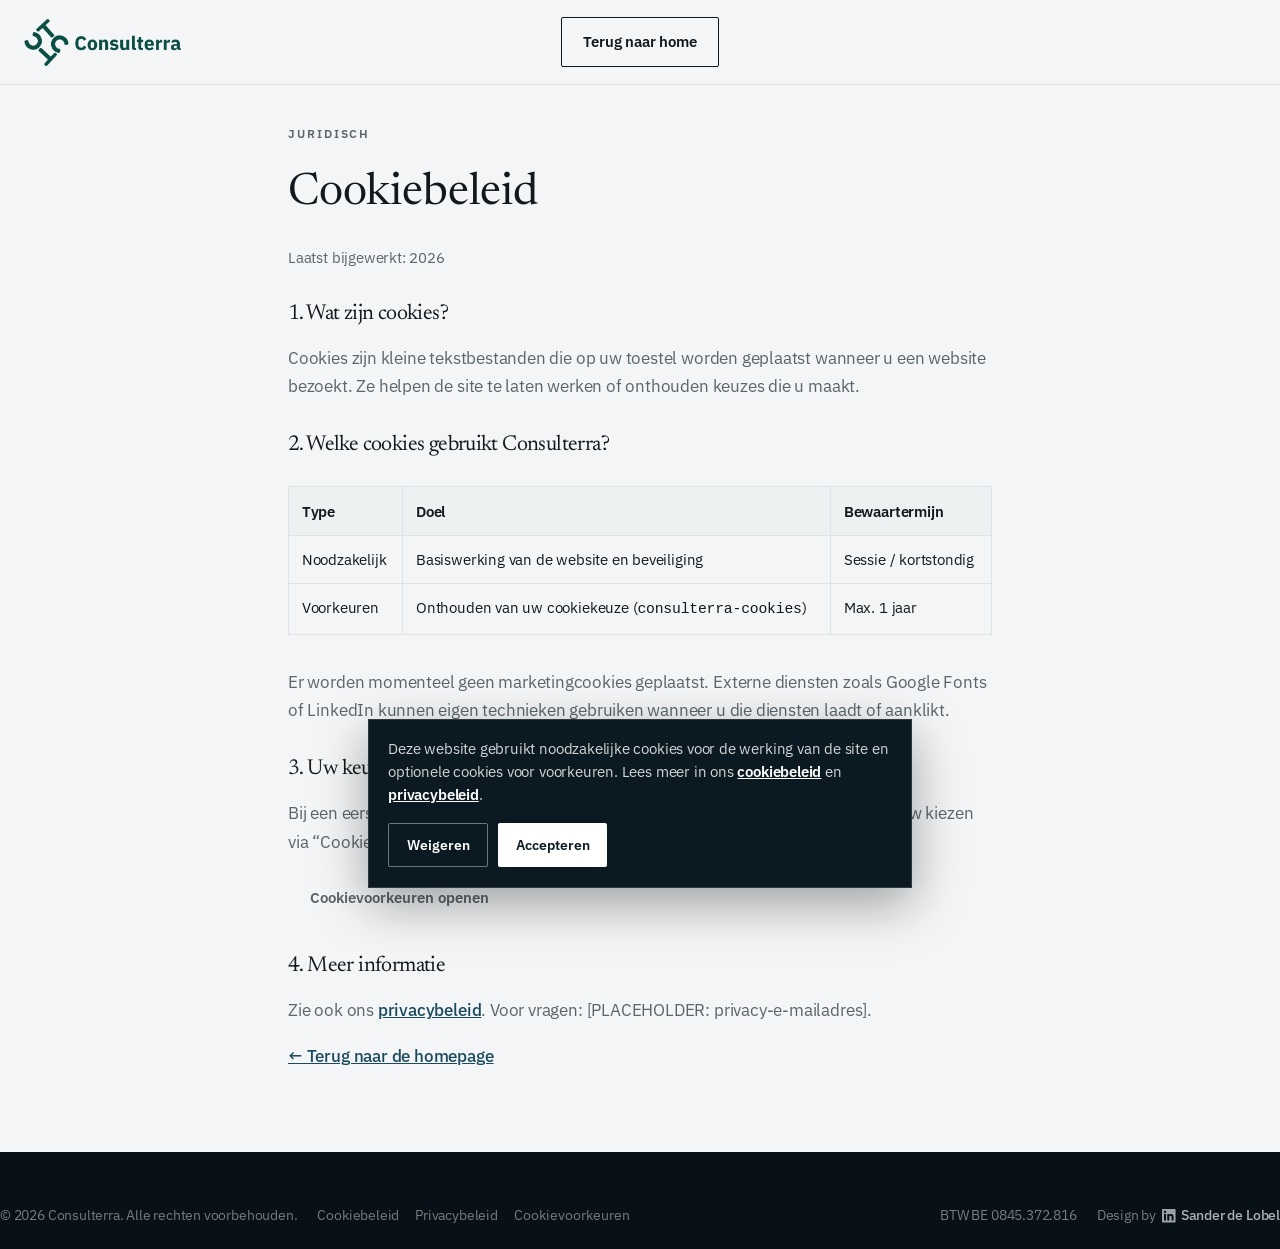
<file: cookie-policy.html>
<!DOCTYPE html>
<html lang="nl">
  <head>
    <meta charset="UTF-8" />
    <meta
      name="viewport"
      content="width=device-width, initial-scale=1.0, viewport-fit=cover"
    />
    <meta
      name="description"
      content="Cookiebeleid van Consulterra: welke cookies wij gebruiken en waarom."
    />
    <meta name="robots" content="noindex" />
    <meta name="theme-color" content="#0B1A22" />
    <link rel="icon" href="favicon_io/favicon.ico" sizes="any" />
    <link
      rel="icon"
      type="image/png"
      sizes="32x32"
      href="favicon_io/favicon-32x32.png"
    />
    <link
      rel="icon"
      type="image/png"
      sizes="16x16"
      href="favicon_io/favicon-16x16.png"
    />
    <link rel="apple-touch-icon" href="favicon_io/apple-touch-icon.png" />
    <link rel="manifest" href="favicon_io/site.webmanifest" />
    <link rel="preconnect" href="https://fonts.googleapis.com" />
    <link rel="preconnect" href="https://fonts.gstatic.com" crossorigin />
    <link
      href="https://fonts.googleapis.com/css2?family=IBM+Plex+Sans:wght@400;500;600;700&family=Newsreader:opsz,wght@6..72,400;6..72,500;6..72,600&display=swap"
      rel="stylesheet"
    />
    <title>Cookiebeleid · Consulterra</title>
    <link rel="stylesheet" href="css/styles.css" />
  </head>
  <body class="page-legal">
    <header class="site-header is-scrolled">
      <div class="header-inner">
        <a class="brand" href="index.html" aria-label="Consulterra, naar homepage">
          <img
            class="brand-logo"
            src="images/brand/consulterralogo.png"
            alt=""
            width="160"
            height="40"
            decoding="async"
          />
        </a>
        <div class="header-actions">
          <a class="btn btn-nav" href="index.html">Terug naar home</a>
        </div>
      </div>
    </header>

    <main class="legal-main" id="main">
      <div class="container legal-content">
        <p class="eyebrow">Juridisch</p>
        <h1>Cookiebeleid</h1>
        <p class="legal-meta">Laatst bijgewerkt: <span data-year>2026</span></p>

        <h2>1. Wat zijn cookies?</h2>
        <p>
          Cookies zijn kleine tekstbestanden die op uw toestel worden geplaatst wanneer u een
          website bezoekt. Ze helpen de site te laten werken of onthouden keuzes die u maakt.
        </p>

        <h2>2. Welke cookies gebruikt Consulterra?</h2>
        <div class="legal-table-wrap">
          <table class="legal-table">
            <thead>
              <tr>
                <th>Type</th>
                <th>Doel</th>
                <th>Bewaartermijn</th>
              </tr>
            </thead>
            <tbody>
              <tr>
                <td>Noodzakelijk</td>
                <td>Basiswerking van de website en beveiliging</td>
                <td>Sessie / kortstondig</td>
              </tr>
              <tr>
                <td>Voorkeuren</td>
                <td>Onthouden van uw cookiekeuze (<code>consulterra-cookies</code>)</td>
                <td>Max. 1 jaar</td>
              </tr>
            </tbody>
          </table>
        </div>
        <p>
          Er worden momenteel geen marketingcookies geplaatst. Externe diensten zoals Google Fonts
          of LinkedIn kunnen eigen technieken gebruiken wanneer u die diensten laadt of aanklikt.
        </p>

        <h2>3. Uw keuze</h2>
        <p>
          Bij een eerste bezoek vraagt een cookiebanner om uw voorkeur. U kunt later opnieuw kiezen
          via “Cookievoorkeuren” in de footer van de homepage.
        </p>
        <p>
          <button type="button" class="btn btn-dark" data-cookie-settings>
            Cookievoorkeuren openen
          </button>
        </p>

        <h2>4. Meer informatie</h2>
        <p>
          Zie ook ons
          <a href="privacy-policy.html">privacybeleid</a>.
          Voor vragen: [PLACEHOLDER: privacy-e-mailadres].
        </p>

        <p><a href="index.html">← Terug naar de homepage</a></p>
      </div>
    </main>

    <footer class="site-footer">
      <div class="container footer-bottom footer-legal-only">
        <div class="footer-legal">
          <span>© <span data-year>2026</span> Consulterra. Alle rechten voorbehouden.</span>
          <span class="footer-legal-links">
            <a href="cookie-policy.html">Cookiebeleid</a>
            <a href="privacy-policy.html">Privacybeleid</a>
            <button type="button" class="footer-link-btn" data-cookie-settings>Cookievoorkeuren</button>
          </span>
        </div>
        <div class="footer-meta">
          <span>BTW BE 0845.372.816</span>
          <span class="design-by">
            Design by
            <a href="https://www.linkedin.com/in/sanderdelobel/" target="_blank" rel="noopener noreferrer">
              <svg class="icon-linkedin" xmlns="http://www.w3.org/2000/svg" viewBox="0 0 24 24" width="24" height="24" aria-hidden="true" focusable="false">
                <path fill="currentColor" d="M20.447 20.452h-3.554v-5.569c0-1.328-.027-3.037-1.852-3.037-1.853 0-2.136 1.445-2.136 2.939v5.667H9.351V9h3.414v1.561h.046c.477-.9 1.637-1.85 3.37-1.85 3.601 0 4.267 2.37 4.267 5.455v6.286zM5.337 7.433c-1.144 0-2.063-.926-2.063-2.065 0-1.138.92-2.063 2.063-2.063 1.14 0 2.064.925 2.064 2.063 0 1.139-.925 2.065-2.064 2.065zm1.782 13.019H3.555V9h3.564v11.452zM22.225 0H1.771C.792 0 0 .774 0 1.729v20.542C0 23.227.792 24 1.771 24h20.451C23.2 24 24 23.227 24 22.271V1.729C24 .774 23.2 0 22.222 0h.003z"/>
              </svg>
              Sander de Lobel
            </a>
          </span>
        </div>
      </div>
    </footer>

    <div
      class="cookie-banner"
      id="cookie-banner"
      role="dialog"
      aria-label="Cookievoorkeuren"
      hidden
    >
      <div class="cookie-banner-inner">
        <p>
          Deze website gebruikt noodzakelijke cookies voor de werking van de site en optionele
          cookies voor voorkeuren. Lees meer in ons
          <a href="cookie-policy.html">cookiebeleid</a>
          en
          <a href="privacy-policy.html">privacybeleid</a>.
        </p>
        <div class="cookie-actions">
          <button type="button" class="btn btn-cookie-ghost" id="cookie-reject">Weigeren</button>
          <button type="button" class="btn btn-cookie" id="cookie-accept">Accepteren</button>
        </div>
      </div>
    </div>

    <script src="js/script.js" defer></script>
  </body>
</html>
</file>
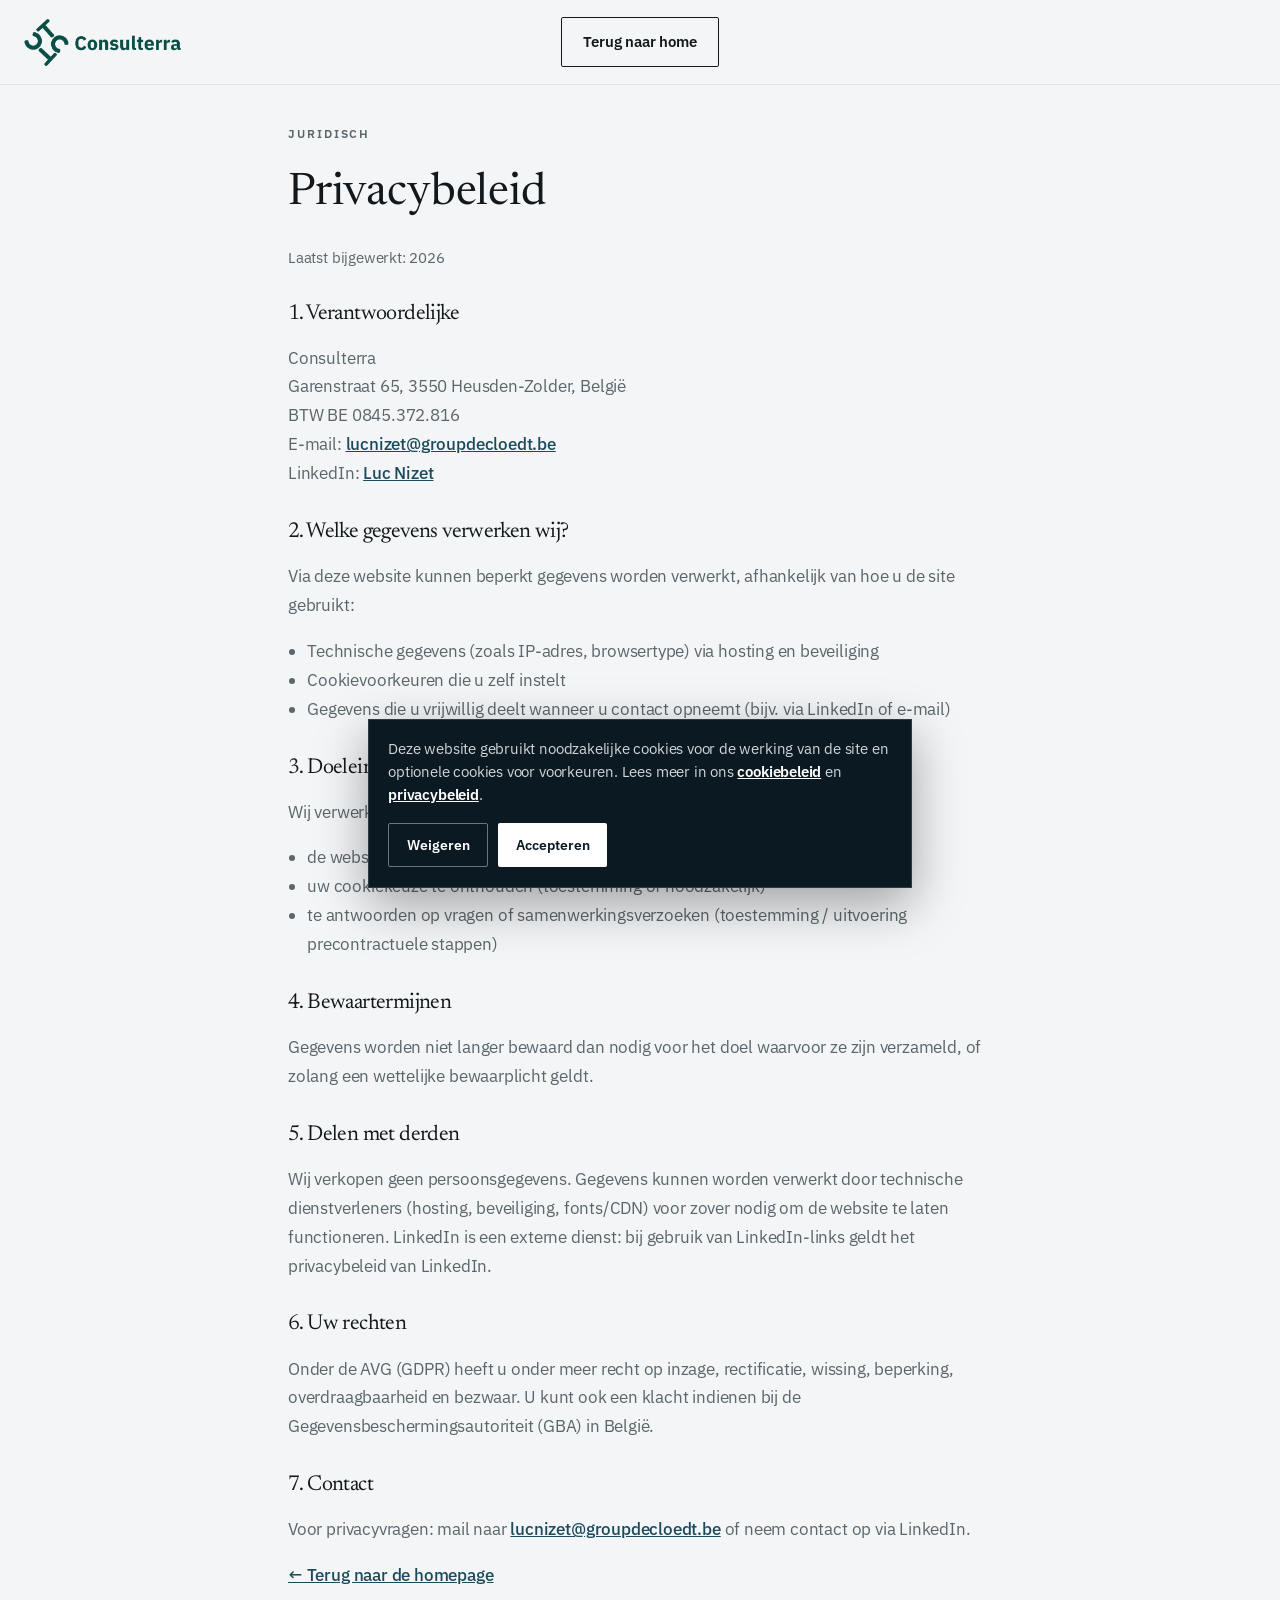
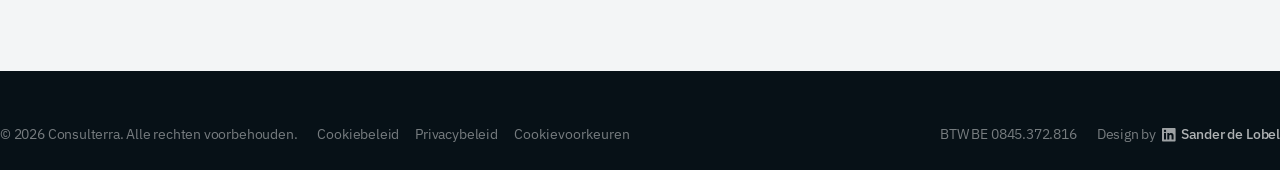
<file: privacy-policy.html>
<!DOCTYPE html>
<html lang="nl">
  <head>
    <meta charset="UTF-8" />
    <meta
      name="viewport"
      content="width=device-width, initial-scale=1.0, viewport-fit=cover"
    />
    <meta
      name="description"
      content="Privacybeleid van Consulterra: hoe wij omgaan met persoonsgegevens."
    />
    <meta name="robots" content="noindex" />
    <meta name="theme-color" content="#0B1A22" />
    <link rel="icon" href="favicon_io/favicon.ico" sizes="any" />
    <link
      rel="icon"
      type="image/png"
      sizes="32x32"
      href="favicon_io/favicon-32x32.png"
    />
    <link
      rel="icon"
      type="image/png"
      sizes="16x16"
      href="favicon_io/favicon-16x16.png"
    />
    <link rel="apple-touch-icon" href="favicon_io/apple-touch-icon.png" />
    <link rel="manifest" href="favicon_io/site.webmanifest" />
    <link rel="preconnect" href="https://fonts.googleapis.com" />
    <link rel="preconnect" href="https://fonts.gstatic.com" crossorigin />
    <link
      href="https://fonts.googleapis.com/css2?family=IBM+Plex+Sans:wght@400;500;600;700&family=Newsreader:opsz,wght@6..72,400;6..72,500;6..72,600&display=swap"
      rel="stylesheet"
    />
    <title>Privacybeleid · Consulterra</title>
    <link rel="stylesheet" href="css/styles.css" />
  </head>
  <body class="page-legal">
    <header class="site-header is-scrolled">
      <div class="header-inner">
        <a class="brand" href="index.html" aria-label="Consulterra, naar homepage">
          <img
            class="brand-logo"
            src="images/brand/consulterralogo.png"
            alt=""
            width="160"
            height="40"
            decoding="async"
          />
        </a>
        <div class="header-actions">
          <a class="btn btn-nav" href="index.html">Terug naar home</a>
        </div>
      </div>
    </header>

    <main class="legal-main" id="main">
      <div class="container legal-content">
        <p class="eyebrow">Juridisch</p>
        <h1>Privacybeleid</h1>
        <p class="legal-meta">Laatst bijgewerkt: <span data-year>2026</span></p>

        <h2>1. Verantwoordelijke</h2>
        <p>
          Consulterra<br />
          Garenstraat 65, 3550 Heusden-Zolder, België<br />
          BTW BE 0845.372.816<br />
          E-mail:
          <a href="mailto:lucnizet@groupdecloedt.be">lucnizet@groupdecloedt.be</a><br />
          LinkedIn:
          <a
            href="https://www.linkedin.com/in/luc-nizet-83135ba/"
            target="_blank"
            rel="noopener noreferrer"
            >Luc Nizet</a
          >
        </p>

        <h2>2. Welke gegevens verwerken wij?</h2>
        <p>
          Via deze website kunnen beperkt gegevens worden verwerkt, afhankelijk van hoe u de site
          gebruikt:
        </p>
        <ul>
          <li>Technische gegevens (zoals IP-adres, browsertype) via hosting en beveiliging</li>
          <li>Cookievoorkeuren die u zelf instelt</li>
          <li>
            Gegevens die u vrijwillig deelt wanneer u contact opneemt (bijv. via LinkedIn of e-mail)
          </li>
        </ul>

        <h2>3. Doeleinden en rechtsgrond</h2>
        <p>Wij verwerken gegevens om:</p>
        <ul>
          <li>de website veilig en correct te laten werken (gerechtvaardigd belang)</li>
          <li>uw cookiekeuze te onthouden (toestemming of noodzakelijk)</li>
          <li>te antwoorden op vragen of samenwerkingsverzoeken (toestemming / uitvoering precontractuele stappen)</li>
        </ul>

        <h2>4. Bewaartermijnen</h2>
        <p>
          Gegevens worden niet langer bewaard dan nodig voor het doel waarvoor ze zijn verzameld,
          of zolang een wettelijke bewaarplicht geldt.
        </p>

        <h2>5. Delen met derden</h2>
        <p>
          Wij verkopen geen persoonsgegevens. Gegevens kunnen worden verwerkt door technische
          dienstverleners (hosting, beveiliging, fonts/CDN) voor zover nodig om de website te
          laten functioneren. LinkedIn is een externe dienst: bij gebruik van LinkedIn-links geldt
          het privacybeleid van LinkedIn.
        </p>

        <h2>6. Uw rechten</h2>
        <p>
          Onder de AVG (GDPR) heeft u onder meer recht op inzage, rectificatie, wissing,
          beperking, overdraagbaarheid en bezwaar. U kunt ook een klacht indienen bij de
          Gegevensbeschermingsautoriteit (GBA) in België.
        </p>

        <h2>7. Contact</h2>
        <p>
          Voor privacyvragen: mail naar
          <a href="mailto:lucnizet@groupdecloedt.be">lucnizet@groupdecloedt.be</a>
          of neem contact op via LinkedIn.
        </p>

        <p><a href="index.html">← Terug naar de homepage</a></p>
      </div>
    </main>

    <footer class="site-footer">
      <div class="container footer-bottom footer-legal-only">
        <div class="footer-legal">
          <span>© <span data-year>2026</span> Consulterra. Alle rechten voorbehouden.</span>
          <span class="footer-legal-links">
            <a href="cookie-policy.html">Cookiebeleid</a>
            <a href="privacy-policy.html">Privacybeleid</a>
            <button type="button" class="footer-link-btn" data-cookie-settings>Cookievoorkeuren</button>
          </span>
        </div>
        <div class="footer-meta">
          <span>BTW BE 0845.372.816</span>
          <span class="design-by">
            Design by
            <a href="https://www.linkedin.com/in/sanderdelobel/" target="_blank" rel="noopener noreferrer">
              <svg class="icon-linkedin" xmlns="http://www.w3.org/2000/svg" viewBox="0 0 24 24" width="24" height="24" aria-hidden="true" focusable="false">
                <path fill="currentColor" d="M20.447 20.452h-3.554v-5.569c0-1.328-.027-3.037-1.852-3.037-1.853 0-2.136 1.445-2.136 2.939v5.667H9.351V9h3.414v1.561h.046c.477-.9 1.637-1.85 3.37-1.85 3.601 0 4.267 2.37 4.267 5.455v6.286zM5.337 7.433c-1.144 0-2.063-.926-2.063-2.065 0-1.138.92-2.063 2.063-2.063 1.14 0 2.064.925 2.064 2.063 0 1.139-.925 2.065-2.064 2.065zm1.782 13.019H3.555V9h3.564v11.452zM22.225 0H1.771C.792 0 0 .774 0 1.729v20.542C0 23.227.792 24 1.771 24h20.451C23.2 24 24 23.227 24 22.271V1.729C24 .774 23.2 0 22.222 0h.003z"/>
              </svg>
              Sander de Lobel
            </a>
          </span>
        </div>
      </div>
    </footer>

    <div
      class="cookie-banner"
      id="cookie-banner"
      role="dialog"
      aria-label="Cookievoorkeuren"
      hidden
    >
      <div class="cookie-banner-inner">
        <p>
          Deze website gebruikt noodzakelijke cookies voor de werking van de site en optionele
          cookies voor voorkeuren. Lees meer in ons
          <a href="cookie-policy.html">cookiebeleid</a>
          en
          <a href="privacy-policy.html">privacybeleid</a>.
        </p>
        <div class="cookie-actions">
          <button type="button" class="btn btn-cookie-ghost" id="cookie-reject">Weigeren</button>
          <button type="button" class="btn btn-cookie" id="cookie-accept">Accepteren</button>
        </div>
      </div>
    </div>

    <script src="js/script.js" defer></script>
  </body>
</html>
</file>
<file: css/styles.css>
/* Consulterra */

:root {
  --navy: #0b1a22;
  --navy-mid: #122c38;
  --ink: #12181c;
  --muted: #5a656c;
  --faint: #8b959c;
  --line: #dde3e6;
  --line-warm: #cfc6ba;
  --bg: #f3f5f6;
  --bg-warm: #eef1f2;
  --white: #ffffff;
  --accent: #1a4a5c;
  --field: #0d5c50;
  --field-deep: #0d4a3c;
  --field-glow: #1a8f7a;
  --sand: #9a8b78;
  --radius-photo: 1rem;

  --font-display: "Newsreader", "Georgia", serif;
  --font-body: "IBM Plex Sans", system-ui, sans-serif;

  --header-h: 5.25rem;
  --gutter: 1.25rem;
  --gutter-mobile: 1.25rem;
  --max: 81.25rem;
  --ease: cubic-bezier(0.22, 1, 0.36, 1);
}

*,
*::before,
*::after {
  box-sizing: border-box;
}

html {
  scroll-behavior: smooth;
  -webkit-text-size-adjust: 100%;
  text-size-adjust: 100%;
  overflow-x: hidden;
  overflow-x: clip;
  max-width: 100%;
}

@media (prefers-reduced-motion: reduce) {
  html {
    scroll-behavior: auto;
  }

  *,
  *::before,
  *::after {
    animation: none !important;
    transition: none !important;
  }

  .reveal {
    opacity: 1 !important;
    transform: none !important;
  }
}

body {
  margin: 0;
  font-family: var(--font-body);
  font-size: 1.0625rem;
  line-height: 1.7;
  letter-spacing: -0.011em;
  color: var(--ink);
  background: var(--bg);
  overflow-x: hidden;
  overflow-x: clip;
  max-width: 100%;
  position: relative;
}

img,
svg,
video {
  max-width: 100%;
  height: auto;
  display: block;
}

/* Rem op eenvoudig kopiëren/slepen (geen absolute bescherming) */
img {
  -webkit-user-drag: none;
  user-select: none;
  -webkit-touch-callout: none;
  pointer-events: auto;
}

button {
  font: inherit;
  color: inherit;
  background: none;
  border: 0;
  cursor: pointer;
  padding: 0;
}

:focus-visible {
  outline: 2px solid var(--accent);
  outline-offset: 3px;
}

.skip-link {
  position: absolute;
  left: 1rem;
  top: -5rem;
  z-index: 300;
  padding: 0.65rem 1rem;
  background: var(--white);
  color: var(--navy);
  font-weight: 600;
}

.skip-link:focus {
  top: 1rem;
}

main {
  overflow-x: hidden;
  overflow-x: clip;
  max-width: 100%;
}

.section,
.container,
.header-inner,
.footer-top,
.footer-bottom,
.footer-legal {
  max-width: 100%;
}

.container {
  width: min(100% - (var(--gutter-mobile) * 2), var(--max));
  margin-inline: auto;
  min-width: 0;
}

@media (min-width: 768px) {
  .container {
    width: min(100% - (var(--gutter) * 2), var(--max));
  }
}

/* ——— Header ——— */

.site-header {
  position: fixed;
  inset: 0 0 auto;
  z-index: 100;
  height: var(--header-h);
  color: var(--white);
  transition: color 0.35s var(--ease);
}

/* Achtergrond op pseudo — NIET op header zelf.
   backdrop-filter op de header zou fixed .nav inkapselen in 4.25rem. */
.site-header::before {
  content: "";
  position: absolute;
  inset: 0;
  z-index: 0;
  background: transparent;
  transition: background 0.35s var(--ease), box-shadow 0.35s var(--ease);
  pointer-events: none;
}

.site-header.is-scrolled::before,
.site-header.is-open::before {
  background: color-mix(in srgb, var(--bg) 96%, transparent);
  box-shadow: 0 1px 0 var(--line);
}

.site-header.is-scrolled,
.site-header.is-open {
  color: var(--ink);
}

.header-inner {
  position: relative;
  z-index: 2;
  height: 100%;
  width: min(100% - (var(--gutter-mobile) * 2), var(--max));
  margin-inline: auto;
  display: flex;
  align-items: center;
  justify-content: space-between;
  gap: 0.65rem;
  min-width: 0;
}

@media (min-width: 768px) {
  .header-inner {
    width: min(100% - (var(--gutter) * 2), var(--max));
    gap: 1rem;
  }
}

@media (min-width: 960px) {
  .header-inner {
    display: grid;
    grid-template-columns: minmax(0, 1fr) auto minmax(0, 1fr);
    align-items: center;
    gap: 1.25rem;
  }

  .brand {
    justify-self: start;
    max-width: 100%;
  }

  .brand-logo {
    max-width: min(17rem, 100%);
  }

  .header-actions {
    justify-self: end;
  }
}

.brand {
  display: inline-flex;
  align-items: center;
  position: relative;
  z-index: 3;
  padding: 0;
  text-decoration: none;
  color: inherit;
  line-height: 0;
  min-width: 0;
  flex: 0 1 auto;
}

.brand-logo {
  display: block;
  height: clamp(2.35rem, 6.5vw, 3.25rem);
  width: auto;
  max-width: min(15rem, 52vw);
  object-fit: contain;
  filter: brightness(0) invert(1);
  transition: filter 0.35s var(--ease);
}

.site-header.is-scrolled .brand-logo,
.site-header.is-open .brand-logo {
  filter: none;
}

@media (min-width: 768px) {
  .brand-logo {
    height: 3.35rem;
    max-width: 17rem;
  }
}

.nav {
  position: fixed;
  inset: 0;
  z-index: 1;
  background: var(--bg);
  color: var(--ink);
  display: grid;
  place-items: center;
  opacity: 0;
  visibility: hidden;
  pointer-events: none;
  transition: opacity 0.3s var(--ease), visibility 0.3s;
}

.site-header.is-open .nav {
  opacity: 1;
  visibility: visible;
  pointer-events: auto;
}

.nav-list {
  list-style: none;
  margin: 0;
  padding: calc(var(--header-h) + 1rem) 1.5rem 2rem;
  display: flex;
  flex-direction: column;
  align-items: center;
  gap: 1.5rem;
}

.nav-list button {
  font-family: var(--font-display);
  font-size: 1.6rem;
}

.nav-list button:hover,
.nav-list button.is-active {
  color: var(--accent);
}

.header-actions {
  position: relative;
  z-index: 3;
  display: flex;
  align-items: center;
  gap: 0.5rem;
  flex-shrink: 0;
}

.btn-nav {
  display: inline-flex;
  align-items: center;
  min-height: 2.35rem;
  padding: 0.45rem 0.85rem;
  border: 1px solid color-mix(in srgb, currentColor 35%, transparent);
  border-radius: 4px;
  font-size: 0.82rem;
  font-weight: 600;
}

.site-header.is-scrolled .btn-nav,
.site-header.is-open .btn-nav {
  border-color: var(--ink);
}

.nav-toggle {
  width: 2.35rem;
  height: 2.35rem;
  display: inline-flex;
  flex-direction: column;
  justify-content: center;
  align-items: center;
  gap: 5px;
}

.nav-toggle span {
  display: block;
  width: 1.25rem;
  height: 1.5px;
  background: currentColor;
  transition: transform 0.3s var(--ease);
}

.site-header.is-open .nav-toggle span:first-child {
  transform: translateY(3.75px) rotate(45deg);
}

.site-header.is-open .nav-toggle span:last-child {
  transform: translateY(-3.75px) rotate(-45deg);
}

@media (min-width: 960px) {
  .nav {
    position: static;
    inset: auto;
    z-index: auto;
    background: transparent;
    color: inherit;
    display: flex;
    justify-content: center;
    opacity: 1;
    visibility: visible;
    pointer-events: auto;
  }

  .nav-list {
    flex-direction: row;
    gap: 1.85rem;
    padding: 0;
  }

  .nav-list button {
    font-family: var(--font-body);
    font-size: 1rem;
    font-weight: 500;
    opacity: 0.85;
  }

  .nav-list button:hover,
  .nav-list button.is-active {
    opacity: 1;
    color: inherit;
  }

  .btn-nav {
    display: inline-flex;
    align-items: center;
    padding: 0.5rem 1.05rem;
    font-size: 0.95rem;
  }

  .nav-toggle {
    display: none;
  }

  .nav-item-contact {
    display: none;
  }

  .site-header.is-open .nav {
    position: static;
    pointer-events: auto;
  }
}

/* ——— Hero ——— */

.hero {
  position: relative;
  min-height: 100svh;
  min-height: 100vh;
  display: grid;
  align-items: end;
  color: var(--white);
  overflow: hidden;
  background: var(--navy);
}

.hero-media {
  position: absolute;
  inset: 0;
  overflow: hidden;
}

.hero-media img {
  width: 100%;
  height: 100%;
  object-fit: cover;
  object-position: center 42%;
  transform: scale(1.03);
  animation: hero-zoom 20s var(--ease) forwards;
}

@keyframes hero-zoom {
  to {
    transform: scale(1);
  }
}

.hero-veil {
  position: absolute;
  inset: 0;
  background:
    linear-gradient(
      100deg,
      rgba(11, 26, 34, 0.78) 0%,
      rgba(11, 26, 34, 0.42) 42%,
      rgba(11, 26, 34, 0.12) 72%,
      rgba(11, 26, 34, 0.22) 100%
    ),
    linear-gradient(
      to top,
      rgba(11, 26, 34, 0.94) 0%,
      rgba(11, 26, 34, 0.72) 28%,
      rgba(11, 26, 34, 0.28) 58%,
      rgba(11, 26, 34, 0.18) 100%
    );
}

.hero-content {
  position: relative;
  z-index: 1;
  width: min(100% - (var(--gutter-mobile) * 2), var(--max));
  margin: 0 auto;
  padding: calc(var(--header-h) + 1.5rem) 0 3.5rem;
  max-width: 40rem;
  min-width: 0;
  text-shadow: 0 1px 2px rgba(11, 26, 34, 0.35);
}

.hero-brand-logo {
  display: block;
  height: 3.15rem;
  width: auto;
  max-width: min(16rem, 72vw);
  margin: 0 0 1.35rem;
  object-fit: contain;
  filter: brightness(0) invert(1) drop-shadow(0 2px 10px rgba(11, 26, 34, 0.45));
}

.hero-title {
  margin: 0;
  display: flex;
  flex-direction: column;
  align-items: flex-start;
  gap: 0.12rem;
  font-family: var(--font-display);
  font-weight: 400;
  font-size: clamp(2.35rem, 9.5vw, 3.35rem);
  line-height: 1.06;
  letter-spacing: -0.036em;
  max-width: 100%;
  overflow-wrap: anywhere;
  text-wrap: balance;
  color: var(--white);
  text-shadow:
    0 2px 24px rgba(11, 26, 34, 0.55),
    0 1px 2px rgba(11, 26, 34, 0.4);
}

.hero-title-name {
  position: absolute;
  width: 1px;
  height: 1px;
  padding: 0;
  margin: -1px;
  overflow: hidden;
  clip: rect(0, 0, 0, 0);
  white-space: nowrap;
  border: 0;
}

.hero-title-desk {
  display: flex;
  flex-direction: column;
  align-items: flex-start;
  gap: 0.1rem;
}

.hero-title-muted,
.hero-title-strong {
  display: block;
}

.hero-title-muted {
  max-width: 12ch;
  color: color-mix(in srgb, var(--white) 52%, transparent);
  text-shadow: none;
}

.hero-title-strong {
  max-width: 12ch;
  color: var(--white);
}

.hero-byline {
  display: block;
  margin: 1.1rem 0 0;
  font-family: var(--font-display);
  font-size: clamp(1.3rem, 5vw, 1.75rem);
  font-weight: 400;
  letter-spacing: -0.022em;
  line-height: 1.2;
  color: color-mix(in srgb, var(--white) 88%, transparent);
  text-shadow: 0 1px 10px rgba(11, 26, 34, 0.45);
}

.hero-lead {
  display: none;
}

.hero-actions {
  display: flex;
  flex-wrap: wrap;
  gap: 0.75rem 1rem;
  margin-top: 1.75rem;
  text-shadow: none;
}

.hero-actions .btn-light {
  width: 100%;
  justify-content: center;
  min-height: 3rem;
  padding: 0.8rem 1.35rem;
  font-size: 1rem;
  box-shadow: 0 8px 28px rgba(11, 26, 34, 0.35);
}

.hero-actions .btn-ghost {
  display: none;
  background: color-mix(in srgb, var(--white) 10%, transparent);
  border: 1px solid color-mix(in srgb, var(--white) 65%, transparent);
  color: var(--white);
  backdrop-filter: blur(6px);
}

@media (max-width: 959px) {
  .hero-actions {
    flex-direction: column;
    align-items: stretch;
  }

  .hero-actions .btn-ghost {
    display: inline-flex;
    order: -1;
    width: 100%;
    justify-content: center;
    min-height: 3rem;
    padding: 0.8rem 1.35rem;
    font-size: 1rem;
  }

  .hero-actions .btn-ghost:hover {
    border-color: var(--white);
    background: color-mix(in srgb, var(--white) 8%, transparent);
  }
}

@media (max-width: 767px) {
  .hero-content {
    width: min(100% - (var(--gutter-mobile) * 2), var(--max));
    margin-inline: auto;
    padding: calc(var(--header-h) + 1.2rem) 0 3.25rem;
    max-width: none;
  }
}

@media (min-width: 768px) {
  .hero-content {
    width: min(100% - (var(--gutter) * 2), var(--max));
    margin-left: max(var(--gutter), calc((100% - var(--max)) / 2));
    margin-right: auto;
    padding-bottom: 5.5rem;
    max-width: 44rem;
  }

  .hero-media img {
    object-position: center 48%;
  }

  .hero-brand-logo {
    height: 3.5rem;
    max-width: 18rem;
    margin-bottom: 1.6rem;
  }

  .hero-title {
    font-size: clamp(2.75rem, 5.5vw, 3.85rem);
  }

  .hero-title-muted,
  .hero-title-strong {
    max-width: 14ch;
  }

  .hero-byline {
    margin-top: 1.25rem;
    font-size: clamp(1.45rem, 2.5vw, 1.95rem);
  }

  .hero-actions .btn-light {
    width: auto;
  }
}

@media (min-width: 960px) {
  .hero-veil {
    background:
      linear-gradient(
        105deg,
        rgba(11, 26, 34, 0.72) 0%,
        rgba(11, 26, 34, 0.38) 38%,
        rgba(11, 26, 34, 0.08) 68%,
        rgba(11, 26, 34, 0.18) 100%
      ),
      linear-gradient(
        to top,
        rgba(11, 26, 34, 0.88) 0%,
        rgba(11, 26, 34, 0.48) 32%,
        rgba(11, 26, 34, 0.12) 62%,
        rgba(11, 26, 34, 0.1) 100%
      );
  }

  .hero-media img {
    object-position: center 40%;
  }

  .hero-content {
    max-width: min(46rem, 100%);
    padding-bottom: 6.25rem;
  }

  .hero-brand-logo {
    display: none;
  }

  .hero-title {
    gap: 0.2rem;
    font-size: clamp(2.85rem, 5.4vw, 4.85rem);
    line-height: 1.05;
    letter-spacing: -0.038em;
  }

  .hero-title-muted {
    max-width: 16ch;
  }

  .hero-title-strong {
    max-width: 14ch;
  }

  .hero-byline {
    margin: 1.5rem 0 0;
    font-size: clamp(1.55rem, 2.4vw, 2.15rem);
    letter-spacing: -0.025em;
  }

  .hero-actions {
    margin-top: 2.35rem;
  }

  .hero-actions .btn-light {
    min-height: 3rem;
    padding: 0.8rem 1.55rem;
    font-size: 1rem;
  }
}

@media (min-width: 1100px) {
  .hero-content {
    max-width: min(50rem, 100%);
    padding-bottom: 7rem;
  }

  .hero-title {
    font-size: clamp(3.25rem, 5.2vw, 5.25rem);
  }

  .hero-title-muted {
    max-width: 16ch;
  }

  .hero-title-strong {
    max-width: 15ch;
  }
}


.btn {
  display: inline-flex;
  align-items: center;
  justify-content: center;
  min-height: 2.9rem;
  padding: 0.7rem 1.35rem;
  border-radius: 2px;
  font-size: 0.95rem;
  font-weight: 600;
  transition: background 0.25s var(--ease), color 0.25s var(--ease),
    border-color 0.25s var(--ease), transform 0.25s var(--ease);
}

.btn:hover {
  transform: translateY(-1px);
}

.btn-light {
  background: var(--white);
  color: var(--navy);
}

.btn-light:hover {
  background: #e8eef1;
}

.btn-ghost {
  border: 1px solid color-mix(in srgb, var(--white) 45%, transparent);
  color: var(--white);
}

.btn-ghost:hover {
  border-color: var(--white);
  background: color-mix(in srgb, var(--white) 8%, transparent);
}

/* Intro strip — desktop rij · mobile marquee */

.intro-strip {
  background: var(--navy);
  color: color-mix(in srgb, var(--white) 84%, transparent);
  padding: 0.95rem 0;
  border-top: 1px solid color-mix(in srgb, var(--white) 10%, transparent);
}

.intro-strip-list {
  list-style: none;
  margin: 0;
  padding: 0;
  display: flex;
  flex-wrap: wrap;
  justify-content: center;
  align-items: center;
  gap: 0;
  text-align: center;
  font-size: clamp(0.72rem, 1.5vw, 0.85rem);
  font-weight: 600;
  letter-spacing: 0.12em;
  text-transform: uppercase;
}

.intro-strip-list li {
  min-width: 0;
  padding: 0.35rem 0.85rem;
  line-height: 1.35;
}

.intro-strip-list li:not(:last-child) {
  border-right: 1px solid color-mix(in srgb, var(--white) 18%, transparent);
}

@media (min-width: 700px) {
  .intro-strip {
    padding: 1.15rem 0;
  }

  .intro-strip-list {
    flex-wrap: nowrap;
    justify-content: space-between;
    font-size: clamp(0.72rem, 1.35vw, 0.84rem);
    letter-spacing: 0.1em;
  }

  .intro-strip-list li {
    flex: 1 1 0;
    padding: 0.25rem 0.5rem;
  }
}

/* Mobile: vloeiende continue marquee */
@media (max-width: 699px) {
  .intro-strip {
    padding: 0;
    overflow: hidden;
  }

  .intro-strip .container {
    width: 100%;
    max-width: none;
    overflow: hidden;
  }

  .intro-strip-list {
    display: flex;
    grid-template-columns: none;
    width: max-content;
    align-items: center;
    gap: 0;
    font-size: 0.82rem;
    letter-spacing: 0.16em;
    will-change: transform;
  }

  .intro-strip-list.is-marquee {
    animation: intro-marquee 32s linear infinite;
  }

  .intro-strip-list li {
    flex: 0 0 auto;
    padding: 1.05rem 1.5rem;
    border-right: 0 !important;
    white-space: nowrap;
    overflow-wrap: normal;
    hyphens: none;
  }

  .intro-strip-list li + li {
    position: relative;
  }

  .intro-strip-list li + li::before {
    content: '';
    position: absolute;
    left: 0;
    top: 50%;
    width: 3px;
    height: 3px;
    border-radius: 50%;
    background: color-mix(in srgb, var(--white) 45%, transparent);
    transform: translate(-50%, -50%);
  }
}

@keyframes intro-marquee {
  from {
    transform: translateX(0);
  }
  to {
    transform: translateX(-50%);
  }
}

@media (max-width: 699px) and (prefers-reduced-motion: reduce) {
  .intro-strip-list.is-marquee {
    animation: none;
    width: 100%;
    justify-content: center;
    flex-wrap: wrap;
  }

  .intro-strip-list.is-marquee li[aria-hidden='true'] {
    display: none;
  }
}

/* Sections */

.section {
  padding: 4.5rem 0;
}

@media (min-width: 768px) {
  .section {
    padding: 7rem 0;
  }
}

.eyebrow {
  margin: 0 0 0.75rem;
  font-size: 0.75rem;
  font-weight: 600;
  letter-spacing: 0.16em;
  text-transform: uppercase;
  color: var(--accent);
}

.eyebrow.light {
  color: color-mix(in srgb, var(--white) 60%, transparent);
}

h2 {
  margin: 0;
  font-family: var(--font-display);
  font-weight: 400;
  font-size: clamp(2rem, 4.5vw, 3rem);
  line-height: 1.16;
  letter-spacing: -0.028em;
  text-wrap: balance;
}

.lede,
.section-lead {
  margin: 1.35rem 0 0;
  font-size: 1.1rem;
  line-height: 1.72;
  letter-spacing: -0.01em;
  color: var(--muted);
  max-width: 32rem;
}

.section-head {
  max-width: 34rem;
  margin-bottom: 3rem;
}

.count-up {
  display: inline-block;
  min-width: 2ch;
  font-variant-numeric: tabular-nums;
  text-align: right;
}

.note {
  margin: 1.5rem 0 0;
  padding-left: 1rem;
  border-left: 2px solid var(--line);
  color: var(--faint);
  font-size: 0.92rem;
  font-style: italic;
}

.note.light {
  border-left-color: color-mix(in srgb, var(--white) 25%, transparent);
  color: color-mix(in srgb, var(--white) 55%, transparent);
}

/* About */

.section-about {
  background: var(--white);
}

.section-about .eyebrow {
  color: color-mix(in srgb, var(--accent) 70%, var(--sand));
}

.section-about h2 {
  max-width: 11.5em;
}

.about-layout {
  display: grid;
  gap: 2.5rem;
}

@media (min-width: 860px) {
  .about-layout {
    grid-template-columns: minmax(0, 0.85fr) minmax(0, 1.15fr);
    gap: 4.5rem;
    align-items: center;
  }
}

.about-portrait {
  margin: 0;
  overflow: hidden;
  background: var(--bg-warm);
  aspect-ratio: 4 / 5;
  max-width: 26rem;
  border-radius: var(--radius-photo);
}

.about-portrait img {
  width: 100%;
  height: 100%;
  object-fit: cover;
  object-position: center 12%;
}

.facts {
  display: grid;
  gap: 1.15rem;
  margin: 2.25rem 0 0;
  padding: 0;
}

@media (min-width: 520px) {
  .facts {
    grid-template-columns: 1fr 1fr;
    gap: 1.25rem 2rem;
  }
}

.facts > div {
  padding-top: 0.9rem;
  border-top: 1px solid var(--line-warm);
}

.facts dt {
  font-size: 0.7rem;
  font-weight: 600;
  letter-spacing: 0.1em;
  text-transform: uppercase;
  color: var(--sand);
}

.facts dd {
  margin: 0.2rem 0 0;
  font-weight: 500;
}

/* Media placeholders */

.media-ph {
  display: grid;
  place-items: center;
  text-align: center;
  padding: 1.5rem;
  color: color-mix(in srgb, var(--white) 70%, transparent);
  font-size: 0.8rem;
  font-style: normal;
  font-weight: 500;
  letter-spacing: 0.04em;
  text-transform: uppercase;
  overflow: hidden;
  position: relative;
  border: 0;
  border-radius: var(--radius-photo);
  width: 100%;
  max-width: 100%;
  min-width: 0;
  box-sizing: border-box;
}

.media-ph span {
  position: relative;
  z-index: 1;
  max-width: 16rem;
  line-height: 1.45;
}

.media-ph::after {
  content: "";
  position: absolute;
  inset: 0;
  background-image: linear-gradient(
      color-mix(in srgb, var(--white) 6%, transparent) 1px,
      transparent 1px
    ),
    linear-gradient(
      90deg,
      color-mix(in srgb, var(--white) 6%, transparent) 1px,
      transparent 1px
    );
  background-size: 28px 28px;
  opacity: 0.5;
  pointer-events: none;
}

.media-ph-soil {
  aspect-ratio: 4 / 3;
  background: linear-gradient(155deg, #3a4a3f 0%, #1a2824 55%, #243830 100%);
}

.media-ph-water {
  aspect-ratio: 4 / 3;
  background: linear-gradient(155deg, #2c4a56 0%, #142830 55%, #1c3640 100%);
}

.media-ph-coord {
  aspect-ratio: 4 / 3;
  background: linear-gradient(155deg, #3a4550 0%, #1a242c 55%, #243440 100%);
}

.media-ph-wide {
  aspect-ratio: 16 / 9;
  min-height: 0;
  background: linear-gradient(145deg, #1e333c 0%, #0e1c24 50%, #1a3038 100%);
}

@media (min-width: 900px) {
  .media-ph-wide {
    min-height: 14rem;
  }
}

.media-ph-project {
  aspect-ratio: 5 / 4;
  background: linear-gradient(145deg, #2a3c38 0%, #121c22 100%);
}

.media-ph-project.alt {
  background: linear-gradient(145deg, #263848 0%, #101820 100%);
}

.media-photo {
  margin: 0;
  padding: 0;
  display: block;
  background: var(--navy-mid);
}

.media-photo::after {
  display: none;
}

.media-photo img {
  width: 100%;
  height: 100%;
  object-fit: cover;
  object-position: center;
  display: block;
}

/* Quote panel */

.section.section-quote {
  position: relative;
  isolation: isolate;
  overflow: hidden;
  padding: 5.5rem 0 6rem;
  background:
    radial-gradient(85% 75% at 95% 0%, color-mix(in srgb, var(--sand) 55%, #f7efe6) 0%, transparent 58%),
    radial-gradient(70% 65% at 5% 100%, #dfc9b0 0%, transparent 55%),
    radial-gradient(55% 50% at 55% 45%, #f6eee5 0%, transparent 60%),
    radial-gradient(70% 60% at 100% 85%, color-mix(in srgb, var(--accent) 22%, #d8e4e8) 0%, transparent 55%),
    linear-gradient(180deg, color-mix(in srgb, var(--accent) 6%, #f7f5f2) 0%, #f3ebe2 42%, #e8dccf 100%);
}

@media (min-width: 768px) {
  .section.section-quote {
    padding: 7.5rem 0 8rem;
  }
}

.quote-panel {
  position: relative;
  display: flex;
  flex-direction: column;
  justify-content: space-between;
  gap: 2rem;
  width: min(100%, 44rem);
  margin: 0 auto;
  padding: 0.35rem 0.1rem;
  border: 0;
  background: transparent;
  color: var(--navy);
}

.quote-panel-mark {
  position: absolute;
  top: 0;
  right: 0;
  width: 2.75rem;
  height: 2.75rem;
  object-fit: contain;
  opacity: 0.9;
}

.quote-panel-text {
  margin: 0;
  padding: 0 3rem 0 0;
  border: 0;
  font-family: var(--font-display);
  font-size: clamp(1.45rem, 3.2vw, 2.15rem);
  font-weight: 400;
  font-style: normal;
  line-height: 1.22;
  letter-spacing: -0.028em;
  color: var(--navy);
  text-wrap: balance;
}

.quote-panel-person {
  display: flex;
  align-items: center;
  gap: 0.75rem;
  margin: 0;
}

.quote-panel-face {
  width: 2.5rem;
  height: 2.5rem;
  border-radius: 50%;
  object-fit: cover;
  object-position: center 18%;
  flex-shrink: 0;
}

.quote-panel-meta {
  display: flex;
  flex-direction: column;
  gap: 0.1rem;
  min-width: 0;
}

.quote-panel-name {
  font-size: 0.95rem;
  font-weight: 600;
  letter-spacing: -0.01em;
  color: var(--navy);
}

.quote-panel-role {
  font-size: 0.88rem;
  line-height: 1.35;
  color: color-mix(in srgb, var(--navy) 58%, transparent);
}

@media (min-width: 768px) {
  .quote-panel {
    gap: 2.5rem;
    padding: 0.5rem 0;
  }

  .quote-panel-mark {
    top: 0;
    right: 0;
    width: 3.25rem;
    height: 3.25rem;
  }

  .quote-panel-text {
    padding-right: 4rem;
  }

  .quote-panel-face {
    width: 2.75rem;
    height: 2.75rem;
  }
}

/* Expertise — felle teal */

.section-expertise {
  background:
    radial-gradient(120% 80% at 10% 0%, color-mix(in srgb, var(--field-glow) 35%, transparent), transparent 55%),
    linear-gradient(155deg, var(--field) 0%, var(--field-deep) 55%, #083d36 100%);
  color: var(--white);
}

.section-expertise .eyebrow {
  color: color-mix(in srgb, #b6f0e0 88%, transparent);
}

.section-expertise h2 {
  color: var(--white);
}

.section-expertise .section-lead {
  color: color-mix(in srgb, var(--white) 78%, transparent);
}

.proof-callout {
  display: flex;
  flex-wrap: wrap;
  align-items: center;
  gap: 1rem 1.35rem;
  margin: 2rem 0 2.75rem;
}

.proof-logos {
  display: flex;
  align-items: center;
  flex-shrink: 0;
}

.proof-logo {
  display: grid;
  place-items: center;
  width: 3.15rem;
  height: 3.15rem;
  margin-left: -0.7rem;
  border-radius: 50%;
  background: var(--white);
  border: 2px solid color-mix(in srgb, var(--field-deep) 35%, var(--white));
  box-shadow: 0 6px 16px rgba(0, 0, 0, 0.18);
  overflow: hidden;
}

.proof-logo:first-child {
  margin-left: 0;
}

.proof-logo img {
  display: block;
  width: 62%;
  height: 62%;
  object-fit: contain;
}

.proof-text {
  margin: 0;
  max-width: 22rem;
  font-family: var(--font-display);
  font-size: clamp(1.15rem, 2.8vw, 1.45rem);
  font-weight: 400;
  line-height: 1.35;
  letter-spacing: -0.02em;
  color: color-mix(in srgb, var(--white) 92%, transparent);
  text-wrap: balance;
}

@media (min-width: 768px) {
  .proof-callout {
    margin: 2.35rem 0 3.25rem;
    gap: 1.15rem 1.6rem;
  }

  .proof-logo {
    width: 3.5rem;
    height: 3.5rem;
    margin-left: -0.8rem;
  }

  .proof-logo:first-child {
    margin-left: 0;
  }
}

.expertise-grid {
  display: grid;
  gap: 1.75rem;
}

@media (min-width: 640px) and (max-width: 899px) {
  .expertise-grid {
    gap: 1.5rem;
  }

  .expertise-panel {
    display: grid;
    grid-template-columns: minmax(0, 11rem) minmax(0, 1fr);
    gap: 1.25rem;
    align-items: center;
  }

  .expertise-panel .media-ph {
    aspect-ratio: 1;
  }

  .expertise-panel-body {
    padding-top: 0;
  }
}

@media (min-width: 900px) {
  .expertise-grid {
    grid-template-columns: repeat(3, 1fr);
    gap: 1.75rem;
  }
}

.expertise-panel {
  background: transparent;
  overflow: hidden;
  border: 0;
  min-width: 0;
}

.expertise-panel-body {
  padding: 1.25rem 0 0.25rem;
}

.expertise-num {
  display: block;
  font-family: var(--font-display);
  font-size: 0.95rem;
  color: #9fe8d4;
  margin-bottom: 0.4rem;
}

.expertise-panel h3 {
  margin: 0 0 0.5rem;
  font-family: var(--font-display);
  font-size: 1.45rem;
  font-weight: 400;
  color: var(--white);
}

.expertise-panel p {
  margin: 0;
  color: color-mix(in srgb, var(--white) 72%, transparent);
  font-size: 0.98rem;
  line-height: 1.7;
  max-width: 28rem;
}

.section-expertise .media-ph-soil {
  background: linear-gradient(155deg, #2a6b4a 0%, #143d32 55%, #1c4a3a 100%);
}

.section-expertise .media-ph-water {
  background: linear-gradient(155deg, #1f7a8c 0%, #0f3d4a 55%, #165a66 100%);
}

.section-expertise .media-ph-coord {
  background: linear-gradient(155deg, #3d7a5c 0%, #1a4034 55%, #2a5544 100%);
}

/* Soft CTA nudges */

.cta-band {
  display: flex;
  flex-wrap: wrap;
  align-items: center;
  justify-content: space-between;
  gap: 1.25rem 1.75rem;
  margin-top: 2.75rem;
  padding-top: 1.75rem;
  border-top: 1px solid color-mix(in srgb, var(--white) 22%, transparent);
}

.cta-band-text {
  margin: 0;
  max-width: 34rem;
  font-size: 1.1rem;
  line-height: 1.5;
  font-family: var(--font-display);
  font-weight: 400;
}

.cta-band--on-field {
  border-top-color: color-mix(in srgb, var(--white) 22%, transparent);
}

.cta-band--on-field .cta-band-text {
  color: color-mix(in srgb, var(--white) 92%, transparent);
}

@media (max-width: 699px) {
  .cta-band {
    flex-direction: column;
    align-items: stretch;
  }

  .cta-band .btn {
    width: 100%;
    justify-content: center;
  }
}

/* Projects */

.section-projects {
  background: var(--white);
  overflow-x: clip;
}

.projects-intro {
  text-align: center;
  margin: 0 auto 2.75rem;
  max-width: 40rem;
}

.projects-intro .eyebrow {
  margin-bottom: 1rem;
}

.projects-title {
  display: flex;
  flex-direction: column;
  align-items: center;
  gap: 0.35rem;
  margin: 0;
  font-size: clamp(1.85rem, 5.5vw, 3.15rem);
  line-height: 1.12;
  letter-spacing: -0.03em;
  text-wrap: balance;
}

.projects-title-muted,
.projects-title-strong {
  display: block;
  max-width: 18ch;
}

.projects-title-muted {
  color: var(--faint);
}

.projects-title-strong {
  color: var(--navy);
  max-width: 22ch;
}

@media (min-width: 768px) {
  .projects-intro {
    margin-bottom: 3.5rem;
  }

  .projects-title {
    gap: 0.45rem;
  }
}

.projects-stack {
  display: grid;
  gap: 1.25rem;
  width: 100%;
}

.project-slide {
  position: relative;
  height: clamp(18rem, 70vw, 22rem);
  border-radius: calc(var(--radius-photo) + 0.25rem);
  overflow: hidden;
  background: var(--navy-mid);
  box-shadow: 0 14px 34px rgba(11, 26, 34, 0.14);
}

@media (min-width: 900px) {
  .projects-stack {
    grid-template-columns: 1fr 1fr;
    gap: 1.75rem;
  }

  .project-slide--feature {
    grid-column: 1 / -1;
    height: clamp(16rem, 32vw, 24rem);
  }

  .project-slide:not(.project-slide--feature) {
    height: auto;
    aspect-ratio: 5 / 4;
  }
}

.project-slide.is-covered {
  visibility: hidden;
}

.project-shot {
  position: absolute;
  inset: 0;
  z-index: 0;
  display: block;
  margin: 0;
  padding: 0;
  border: 0;
  background: none;
  cursor: pointer;
}

.project-shot img {
  width: 100%;
  height: 100%;
  object-fit: cover;
  object-position: center;
}

.project-shot:focus-visible {
  outline: none;
}

.project-slide:has(.project-shot:focus-visible) {
  outline: 2px solid var(--accent);
  outline-offset: 3px;
}

.project-shot-shade,
.project-card-shade {
  position: absolute;
  left: 0;
  right: 0;
  bottom: 0;
  z-index: 1;
  height: 62%;
  background: linear-gradient(
    to top,
    rgba(11, 26, 34, 0.82) 0%,
    rgba(11, 26, 34, 0.28) 52%,
    transparent 100%
  );
  pointer-events: none;
}

.project-shot-copy,
.project-card-copy {
  position: absolute;
  left: 0;
  right: 0;
  bottom: 0;
  z-index: 2;
  padding: 1.25rem 1.35rem 1.35rem;
  pointer-events: none;
}

.project-shot-kicker,
.project-card-kicker {
  margin: 0 0 0.35rem;
  font-size: 0.72rem;
  font-weight: 600;
  letter-spacing: 0.14em;
  text-transform: uppercase;
  color: rgba(255, 255, 255, 0.78);
}

.project-shot-title,
.project-card-copy h2 {
  margin: 0;
  max-width: 12.5em;
  font-family: var(--font-display);
  font-size: clamp(1.7rem, 3vw, 2.35rem);
  font-weight: 400;
  line-height: 1.1;
  letter-spacing: -0.02em;
  text-wrap: balance;
  color: var(--white);
}

.project-lightbox {
  position: fixed;
  inset: 0;
  z-index: 200;
}

.project-lightbox[hidden] {
  display: none;
}

.project-lightbox-backdrop {
  position: absolute;
  inset: 0;
  margin: 0;
  padding: 0;
  border: 0;
  background: rgba(11, 26, 34, 0.52);
  opacity: 0;
  transition: opacity 0.62s var(--ease);
  cursor: pointer;
}

.project-lightbox.is-open .project-lightbox-backdrop {
  opacity: 1;
}

.project-card {
  position: fixed;
  z-index: 1;
  display: flex;
  flex-direction: column;
  margin: 0;
  overflow: hidden;
  background: var(--white);
  color: var(--ink);
  border-radius: calc(var(--radius-photo) + 0.25rem);
  box-shadow: 0 14px 34px rgba(11, 26, 34, 0.14);
}

.project-lightbox.is-open .project-card {
  box-shadow: 0 32px 90px rgba(11, 26, 34, 0.38);
}

.project-card-hero {
  position: relative;
  flex: 0 0 auto;
  overflow: hidden;
  background: var(--navy-mid);
}

.project-card-hero img {
  width: 100%;
  height: 100%;
  object-fit: cover;
  object-position: center;
}

.project-card-body {
  flex: 1 1 auto;
  min-height: 0;
  overflow: auto;
  padding: 1.45rem 1.55rem 1.85rem;
  opacity: 0;
  transform: translateY(0.7rem);
  transition: opacity 0.42s var(--ease), transform 0.42s var(--ease);
}

.project-lightbox.is-open .project-card-body {
  opacity: 1;
  transform: none;
  transition-delay: 0.2s;
}

.project-card-detail {
  margin: 0;
  color: var(--ink);
  font-size: 1.02rem;
  line-height: 1.7;
  letter-spacing: -0.01em;
  max-width: 36rem;
}

.project-card-detail:empty {
  display: none;
}

.project-card-detail p {
  margin: 0;
}

.project-card-detail p + p,
.project-card-detail .project-specs {
  margin-top: 0.95rem;
}

.project-detail-meta {
  color: var(--muted);
  font-size: 0.8rem;
  font-weight: 600;
  letter-spacing: 0.12em;
  text-transform: uppercase;
}

.project-specs {
  display: grid;
  gap: 0.7rem 1.25rem;
  margin: 0;
  padding: 1rem 0 0;
  border-top: 1px solid var(--line);
}

@media (min-width: 520px) {
  .project-specs {
    grid-template-columns: 1fr 1fr;
  }
}

.project-specs > div {
  min-width: 0;
}

.project-specs dt {
  margin: 0;
  font-size: 0.7rem;
  font-weight: 600;
  letter-spacing: 0.1em;
  text-transform: uppercase;
  color: var(--sand);
}

.project-specs dd {
  margin: 0.15rem 0 0;
  font-size: 0.95rem;
  line-height: 1.45;
  overflow-wrap: anywhere;
}

.project-card-detail a {
  color: var(--accent);
  font-weight: 600;
  text-decoration: underline;
  text-underline-offset: 0.18em;
  text-decoration-color: color-mix(in srgb, var(--accent) 35%, transparent);
}

.project-card-detail a:hover,
.project-card-detail a:focus-visible {
  text-decoration-color: currentColor;
}

.project-card-close {
  position: absolute;
  z-index: 3;
  top: 0.85rem;
  right: 0.85rem;
  display: grid;
  place-items: center;
  width: 2.15rem;
  height: 2.15rem;
  margin: 0;
  padding: 0;
  border: 0;
  border-radius: 50%;
  background: rgba(255, 255, 255, 0.94);
  color: var(--navy);
  cursor: pointer;
  opacity: 0;
  transform: scale(0.92);
  transition: opacity 0.35s var(--ease), transform 0.35s var(--ease), background 0.2s ease;
}

.project-lightbox.is-open .project-card-close {
  opacity: 1;
  transform: none;
  transition-delay: 0.24s;
}

.project-card-close:hover,
.project-card-close:focus-visible {
  background: var(--white);
}

@media (prefers-reduced-motion: reduce) {
  .project-card,
  .project-card-hero,
  .project-lightbox-backdrop,
  .project-card-body,
  .project-card-close {
    transition: none;
  }
}

/* Career */

.section-career {
  position: relative;
  isolation: isolate;
  overflow: hidden;
  background:
    radial-gradient(
      90% 70% at 0% 18%,
      color-mix(in srgb, var(--accent) 14%, transparent) 0%,
      transparent 58%
    ),
    radial-gradient(
      80% 65% at 100% 82%,
      color-mix(in srgb, var(--sand) 18%, transparent) 0%,
      transparent 55%
    ),
    radial-gradient(
      55% 45% at 60% 45%,
      color-mix(in srgb, var(--field-glow) 8%, transparent) 0%,
      transparent 65%
    ),
    linear-gradient(
      180deg,
      var(--white) 0%,
      #eef2f4 22%,
      var(--bg) 50%,
      #ebe7e1 78%,
      var(--white) 100%
    );
}

.section-career::before,
.section-career::after {
  content: "";
  position: absolute;
  left: 0;
  right: 0;
  height: min(7.5rem, 22%);
  z-index: 0;
  pointer-events: none;
}

.section-career::before {
  top: 0;
  background: linear-gradient(
    to bottom,
    var(--white) 0%,
    color-mix(in srgb, var(--white) 70%, transparent) 45%,
    transparent 100%
  );
}

.section-career::after {
  bottom: 0;
  background: linear-gradient(
    to top,
    var(--white) 0%,
    color-mix(in srgb, var(--white) 70%, transparent) 45%,
    transparent 100%
  );
}

.section-career > .container {
  position: relative;
  z-index: 1;
}

.career-intro {
  margin: 0 0 2.75rem;
  max-width: 40rem;
}

.career-intro .eyebrow {
  margin-bottom: 1rem;
}

.career-title {
  display: flex;
  flex-direction: column;
  align-items: flex-start;
  gap: 0.35rem;
  margin: 0;
  font-size: clamp(1.85rem, 5.5vw, 3.15rem);
  line-height: 1.12;
  letter-spacing: -0.03em;
  text-wrap: balance;
}

.career-title-muted,
.career-title-strong {
  display: block;
  max-width: 18ch;
}

.career-title-muted {
  color: var(--faint);
}

.career-title-strong {
  color: var(--navy);
  max-width: 22ch;
}

@media (min-width: 768px) {
  .career-intro {
    margin-bottom: 3.5rem;
  }

  .career-title {
    gap: 0.45rem;
  }
}

.career-list {
  list-style: none;
  margin: 0;
  padding: 0;
  display: grid;
  gap: 0.65rem;
}

.career-row {
  display: grid;
  grid-template-columns: minmax(0, 1fr) auto;
  grid-template-areas:
    'time logo'
    'copy logo';
  gap: 0.35rem 1.25rem;
  align-items: center;
  padding: 1.35rem 1.25rem;
  background: var(--white);
  border: 0;
  border-radius: 0.55rem;
}

.career-row time {
  grid-area: time;
  font-size: 0.82rem;
  font-weight: 500;
  letter-spacing: -0.01em;
  color: var(--faint);
}

.career-copy {
  grid-area: copy;
  min-width: 0;
}

.career-copy h3 {
  margin: 0;
  font-family: var(--font-display);
  font-size: clamp(1.3rem, 2.8vw, 1.7rem);
  font-weight: 400;
  line-height: 1.18;
  letter-spacing: -0.022em;
  color: var(--navy);
  text-wrap: balance;
  overflow-wrap: anywhere;
}

.career-copy .org {
  margin: 0.3rem 0 0;
  font-weight: 500;
  font-size: 0.98rem;
  letter-spacing: -0.01em;
  color: var(--faint);
}

.career-note {
  margin: 0.55rem 0 0;
  color: var(--muted);
  font-size: 0.95rem;
  line-height: 1.65;
  max-width: 34rem;
}

.career-logo-box {
  grid-area: logo;
  justify-self: end;
  align-self: center;
  flex-shrink: 0;
  display: flex;
  align-items: center;
  justify-content: center;
  box-sizing: border-box;
  width: 3.75rem;
  height: 3.75rem;
  padding: 0;
}

.career-logo {
  display: block;
  width: 100%;
  height: 100%;
  object-fit: contain;
  object-position: center;
}

@media (min-width: 800px) {
  .career-row {
    grid-template-columns: 12rem minmax(0, 1fr) 4.75rem;
    grid-template-areas: 'time copy logo';
    gap: 1.75rem 2rem;
    padding: 1.75rem 2rem;
  }

  .career-row time {
    font-size: 0.95rem;
  }

  .career-logo-box {
    width: 4.75rem;
    height: 4.75rem;
  }
}

.side-role {
  margin-top: 2.5rem;
}

.side-role-inner {
  display: grid;
  gap: 1.75rem;
  align-items: center;
  padding: 2rem 1.4rem;
  background: var(--white);
  border-radius: 0.55rem;
}

.side-role-label {
  margin: 0 0 0.85rem;
  font-size: 0.72rem;
  font-weight: 600;
  letter-spacing: 0.16em;
  text-transform: uppercase;
  color: var(--accent);
}

.side-role-copy h3 {
  margin: 0;
  font-family: var(--font-display);
  font-size: clamp(1.45rem, 3.4vw, 2.05rem);
  font-weight: 400;
  line-height: 1.14;
  letter-spacing: -0.028em;
  color: var(--navy);
  text-wrap: balance;
  max-width: 16ch;
}

.side-role-org {
  margin: 0.7rem 0 0;
  font-size: 1.05rem;
  font-weight: 500;
  letter-spacing: -0.01em;
  color: var(--faint);
}

.side-role-logo {
  display: block;
  width: min(10.5rem, 58%);
  height: auto;
}

@media (min-width: 800px) {
  .side-role {
    margin-top: 3rem;
  }

  .side-role-inner {
    grid-template-columns: minmax(0, 1fr) auto;
    gap: 3rem;
    padding: 2.6rem 2.75rem;
  }

  .side-role-copy h3 {
    max-width: 18ch;
  }

  .side-role-logo {
    width: 12rem;
    justify-self: end;
  }
}

/* Contact — full-bleed mesh in merkkleuren */

.section.section-contact {
  position: relative;
  overflow: hidden;
  isolation: isolate;
  color: var(--white);
  padding: 4.5rem 0 4rem;
  background: #0c3f38;
}

.contact-mesh {
  position: absolute;
  inset: -12%;
  z-index: 0;
  pointer-events: none;
  overflow: hidden;
}

.contact-mesh-blob {
  position: absolute;
  border-radius: 50%;
  filter: blur(90px);
  transform: translateZ(0);
}

.contact-mesh-blob--teal {
  width: min(58rem, 85vw);
  height: min(58rem, 85vw);
  top: -28%;
  left: -22%;
  background: #2ec4a0;
  opacity: 0.72;
}

.contact-mesh-blob--accent {
  width: min(48rem, 72vw);
  height: min(48rem, 72vw);
  top: -18%;
  right: -20%;
  background: #1f6f82;
  opacity: 0.7;
}

.contact-mesh-blob--sand {
  width: min(52rem, 78vw);
  height: min(52rem, 78vw);
  bottom: -30%;
  right: -18%;
  background: #c4a882;
  opacity: 0.55;
}

.contact-mesh-blob--deep {
  width: min(50rem, 75vw);
  height: min(50rem, 75vw);
  bottom: -28%;
  left: -20%;
  background: #0b1a22;
  opacity: 0.65;
}

.contact-mesh-blob--glow {
  width: min(36rem, 55vw);
  height: min(36rem, 55vw);
  top: 28%;
  left: 32%;
  background: #1a8f7a;
  opacity: 0.45;
}

.section.section-contact::after {
  content: '';
  position: absolute;
  inset: 0;
  z-index: 0;
  pointer-events: none;
  opacity: 0.18;
  mix-blend-mode: soft-light;
  background-image: url("data:image/svg+xml,%3Csvg viewBox='0 0 200 200' xmlns='http://www.w3.org/2000/svg'%3E%3Cfilter id='n'%3E%3CfeTurbulence type='fractalNoise' baseFrequency='0.85' numOctaves='4' stitchTiles='stitch'/%3E%3C/filter%3E%3Crect width='100%25' height='100%25' filter='url(%23n)'/%3E%3C/svg%3E");
  background-size: 180px 180px;
}

@media (min-width: 900px) {
  .section.section-contact {
    padding: 7rem 0 0;
  }

  .contact-mesh-blob {
    filter: blur(110px);
  }
}

@media (prefers-reduced-motion: reduce) {
  .contact-mesh-blob {
    filter: blur(70px);
  }
}

.section-contact .container {
  position: relative;
  z-index: 1;
}

.contact-cta {
  position: relative;
  display: grid;
  align-items: start;
  min-height: 0;
  padding-bottom: 0;
}

@media (min-width: 900px) {
  .contact-cta {
    grid-template-columns: minmax(0, 1fr) minmax(0, 1fr);
    column-gap: 2rem;
    min-height: 32rem;
  }
}

.section-contact .eyebrow.light {
  color: color-mix(in srgb, #b6f0e0 88%, transparent);
}

.contact-cta-copy {
  position: relative;
  z-index: 1;
  display: grid;
  gap: 0;
  max-width: 28rem;
  padding-bottom: 0;
}

.section-contact h2 {
  color: var(--white);
  font-size: clamp(2.15rem, 8.5vw, 3.55rem);
  line-height: 1.08;
  letter-spacing: -0.03em;
  overflow-wrap: anywhere;
  text-wrap: balance;
  max-width: 14ch;
  margin: 0.35rem 0 0;
}

.contact-cta-sub {
  margin: 1.15rem 0 0;
  color: color-mix(in srgb, var(--white) 78%, transparent);
  font-size: 1.05rem;
  line-height: 1.65;
  letter-spacing: -0.01em;
  max-width: 22rem;
}

.contact-actions {
  display: flex;
  flex-direction: column;
  flex-wrap: wrap;
  align-items: stretch;
  gap: 0.65rem;
  margin-top: 1.7rem;
}

.btn-contact-primary,
.btn-contact-ghost {
  display: inline-flex;
  align-items: center;
  justify-content: center;
  gap: 0.5rem;
  min-height: 3.05rem;
  padding: 0.75rem 1.35rem;
  border-radius: 2px;
  font-size: 0.98rem;
  font-weight: 600;
  text-decoration: none;
  transition: background 0.25s var(--ease), color 0.25s var(--ease),
    border-color 0.25s var(--ease), transform 0.25s var(--ease);
}

@media (max-width: 899px) {
  .section.section-contact {
    padding: 3.5rem 0 3.75rem;
  }

  .contact-cta-copy {
    max-width: none;
  }

  .section-contact h2 {
    max-width: 12ch;
    font-size: clamp(2.35rem, 11vw, 3.1rem);
  }

  .contact-cta-sub {
    margin-top: 1rem;
    max-width: 26rem;
    font-size: 1.02rem;
    line-height: 1.6;
  }

  .contact-actions {
    margin-top: 1.85rem;
  }

  .contact-actions .btn-contact-primary,
  .contact-actions .btn-contact-ghost {
    width: 100%;
  }

  .contact-cta-meta {
    flex-direction: column;
    align-items: flex-start;
    gap: 0.55rem;
    margin-top: 2rem;
    padding-top: 1.35rem;
    border-top: 1px solid color-mix(in srgb, var(--white) 15%, transparent);
  }

  .contact-cta-sep {
    display: none;
  }
}

@media (min-width: 900px) {
  .section-contact h2 {
    max-width: 11ch;
  }

  .contact-actions {
    flex-direction: row;
    align-items: center;
    gap: 0.75rem 1rem;
    margin-top: 1.85rem;
  }

  .btn-contact-primary,
  .btn-contact-ghost {
    min-height: 2.9rem;
    padding: 0.7rem 1.35rem;
    font-size: 0.95rem;
    width: auto;
  }
}

.btn-whatsapp .icon-whatsapp {
  width: 1.1rem;
  height: 1.1rem;
  flex-shrink: 0;
  display: block;
}

.btn-contact-primary {
  background: var(--white);
  color: var(--field-deep);
  border: 1px solid var(--white);
}

.btn-contact-primary:hover {
  background: #e8f7f2;
  transform: translateY(-1px);
}

.btn-contact-ghost {
  background: transparent;
  color: var(--white);
  border: 1px solid color-mix(in srgb, var(--white) 45%, transparent);
}

.btn-contact-ghost:hover {
  border-color: var(--white);
  background: color-mix(in srgb, var(--white) 8%, transparent);
  transform: translateY(-1px);
}

.contact-cta-meta {
  display: flex;
  flex-wrap: wrap;
  align-items: center;
  gap: 0.45rem 0.65rem;
  margin: 1.75rem 0 0;
  color: color-mix(in srgb, var(--white) 62%, transparent);
  font-size: 0.92rem;
  line-height: 1.4;
}

.contact-cta-sep {
  opacity: 0.55;
}

.section-contact .link-linkedin {
  color: color-mix(in srgb, var(--white) 88%, transparent);
  font-size: inherit;
}

.section-contact .link-linkedin:hover {
  color: #d4fff3;
}

.contact-phone {
  display: none;
}

@media (min-width: 900px) {
  .contact-phone {
    position: absolute;
    left: auto;
    right: 8%;
    bottom: 0;
    z-index: 1;
    display: block;
    width: min(24rem, 38vw);
    margin: 0;
    transform: translateY(44%);
    transition: transform 0.55s var(--ease);
    line-height: 0;
    pointer-events: auto;
  }

  .contact-phone img {
    display: block;
    width: 100%;
    height: auto;
    filter: drop-shadow(0 22px 40px rgba(0, 0, 0, 0.4));
    pointer-events: none;
  }

  .contact-phone:hover,
  .contact-phone:focus-visible {
    transform: translateY(38%);
  }

  .contact-phone:focus-visible {
    outline: 2px solid color-mix(in srgb, #b6f0e0 80%, transparent);
    outline-offset: 6px;
  }
}

@media (min-width: 1200px) {
  .contact-phone {
    right: 12%;
    width: min(26.5rem, 34vw);
  }
}

@media (prefers-reduced-motion: reduce) {
  .contact-phone {
    transition: none;
  }
}

/* LinkedIn — clean text link */

.icon-linkedin {
  width: 1rem;
  height: 1rem;
  flex-shrink: 0;
  display: block;
  overflow: visible;
}

.icon-linkedin path {
  fill: currentColor;
}

.link-linkedin {
  display: inline-flex;
  align-items: center;
  gap: 0.45rem;
  margin: 0;
  color: var(--white);
  font-weight: 500;
  font-size: 1.02rem;
  text-decoration: none;
  border: 0;
  background: none;
  padding: 0;
}

.link-linkedin:hover {
  text-decoration: underline;
  text-underline-offset: 0.22em;
}

/* Footer — msonsite-achtig: kolommen + subtiele creditbalk */

.site-footer {
  width: 100%;
  max-width: 100%;
  background: #071117;
  color: color-mix(in srgb, var(--white) 62%, transparent);
  padding: 3.25rem 0 max(1.5rem, env(safe-area-inset-bottom));
  overflow-x: hidden;
  overflow-x: clip;
}

.footer-top {
  display: grid;
  grid-template-columns: 1.5fr 1fr 1fr;
  gap: 2.5rem 3rem;
  margin-bottom: 2.75rem;
  align-items: start;
}

.footer-logo {
  display: block;
  height: 2.75rem;
  width: auto;
  max-width: 14rem;
  margin: 0 0 1rem;
  object-fit: contain;
  filter: brightness(0) invert(1);
}

@media (min-width: 768px) {
  .footer-logo {
    height: 3.15rem;
    max-width: 16rem;
  }
}

.footer-tagline {
  margin: 0;
  font-size: 0.95rem;
  line-height: 1.65;
  max-width: 30ch;
  color: color-mix(in srgb, var(--white) 55%, transparent);
}

.footer-col h4 {
  margin: 0 0 1.1rem;
  font-family: var(--font-body);
  font-size: 0.72rem;
  font-weight: 700;
  letter-spacing: 0.1em;
  text-transform: uppercase;
  color: var(--white);
}

.footer-col ul {
  list-style: none;
  margin: 0;
  padding: 0;
  display: flex;
  flex-direction: column;
  gap: 0.55rem;
}

.footer-col li,
.footer-col a,
.footer-col button,
.footer-link-btn {
  color: color-mix(in srgb, var(--white) 58%, transparent);
  font-size: 0.95rem;
  text-decoration: none;
  text-align: left;
  font: inherit;
  background: none;
  border: 0;
  padding: 0;
  cursor: pointer;
}

.footer-col a:hover,
.footer-col button:hover,
.footer-link-btn:hover {
  color: var(--white);
}

.footer-linkedin {
  display: inline-flex;
  align-items: center;
  gap: 0.4rem;
}

.footer-linkedin .icon-linkedin {
  width: 0.95rem;
  height: 0.95rem;
}

.footer-bottom {
  display: flex;
  flex-wrap: wrap;
  justify-content: space-between;
  align-items: center;
  gap: 1rem 1.5rem;
  padding-top: 1.75rem;
  border-top: 1px solid color-mix(in srgb, var(--white) 10%, transparent);
  font-size: 0.85rem;
  color: color-mix(in srgb, var(--white) 45%, transparent);
}

.footer-legal {
  display: flex;
  flex-wrap: wrap;
  align-items: center;
  gap: 0.5rem 1.25rem;
  margin: 0;
  padding: 0;
  border: 0;
  width: auto;
  font-size: inherit;
  color: inherit;
}

.footer-legal-links {
  display: inline-flex;
  flex-wrap: nowrap;
  align-items: center;
  gap: 0.55rem 1rem;
  white-space: nowrap;
}

.footer-legal a,
.footer-legal .footer-link-btn {
  color: inherit;
  text-decoration: none;
  font: inherit;
  background: none;
  border: 0;
  padding: 0;
  cursor: pointer;
}

.footer-legal a:hover,
.footer-legal .footer-link-btn:hover {
  color: color-mix(in srgb, var(--white) 85%, transparent);
}

.footer-meta {
  display: flex;
  flex-wrap: wrap;
  align-items: center;
  gap: 0.5rem 1.25rem;
}

.footer-legal-only {
  width: 100%;
  border-top: 0;
  padding-top: 0;
  margin-top: 0;
}

.footer-legal-only .footer-legal {
  margin-top: 0;
  padding-top: 0;
  border-top: 0;
}

.design-by {
  margin: 0;
  display: inline-flex;
  align-items: center;
  gap: 0.35rem;
}

.design-by a {
  display: inline-flex;
  align-items: center;
  gap: 0.35rem;
  color: color-mix(in srgb, var(--white) 68%, transparent);
  font-weight: 500;
  text-decoration: none;
}

.design-by a:hover {
  color: var(--white);
}

.design-by .icon-linkedin {
  width: 0.85rem;
  height: 0.85rem;
  opacity: 0.9;
}

@media (max-width: 960px) {
  .footer-top {
    grid-template-columns: 1fr 1fr;
    gap: 2.25rem 2.5rem;
  }

  .footer-brand {
    grid-column: 1 / -1;
  }
}

@media (max-width: 560px) {
  .footer-top {
    grid-template-columns: 1fr;
    gap: 2rem;
    margin-bottom: 2.25rem;
  }

  .footer-brand {
    grid-column: auto;
  }

  .footer-bottom {
    flex-direction: column;
    align-items: flex-start;
  }

  .footer-legal {
    flex-direction: column;
    align-items: flex-start;
    gap: 0.65rem;
  }

  .footer-legal-links {
    gap: 0.5rem 0.85rem;
    font-size: 0.8rem;
  }
}

/* Cookie banner */

.cookie-banner {
  position: fixed;
  left: max(var(--gutter-mobile), env(safe-area-inset-left));
  right: max(var(--gutter-mobile), env(safe-area-inset-right));
  bottom: max(0.75rem, env(safe-area-inset-bottom));
  z-index: 200;
  max-width: 34rem;
  margin-inline: auto;
  background: var(--navy);
  color: var(--white);
  border: 1px solid color-mix(in srgb, var(--white) 14%, transparent);
  box-shadow: 0 16px 48px rgba(0, 0, 0, 0.35);
}

.cookie-banner[hidden] {
  display: none !important;
}

.cookie-banner-inner {
  padding: 1.15rem 1.2rem 1.25rem;
}

.cookie-banner p {
  margin: 0;
  font-size: 0.92rem;
  line-height: 1.55;
  color: color-mix(in srgb, var(--white) 82%, transparent);
}

.cookie-banner a {
  color: var(--white);
  font-weight: 600;
}

.cookie-actions {
  display: flex;
  flex-wrap: wrap;
  gap: 0.6rem;
  margin-top: 1rem;
}

.btn-cookie,
.btn-cookie-ghost {
  min-height: 2.5rem;
  padding: 0.55rem 1.1rem;
  border-radius: 2px;
  font-size: 0.9rem;
  font-weight: 600;
}

.btn-cookie {
  background: var(--white);
  color: var(--navy);
}

.btn-cookie:hover {
  background: #e8eef1;
}

.btn-cookie-ghost {
  border: 1px solid color-mix(in srgb, var(--white) 40%, transparent);
  color: var(--white);
  background: transparent;
}

.btn-cookie-ghost:hover {
  border-color: var(--white);
}

/* Legal pages */

.page-legal {
  background: var(--bg);
}

.page-legal .site-header {
  color: var(--ink);
}

.page-legal .site-header::before {
  background: color-mix(in srgb, var(--bg) 96%, transparent);
  box-shadow: 0 1px 0 var(--line);
}

.page-legal .btn-nav {
  display: inline-flex;
  align-items: center;
  text-decoration: none;
  border-color: var(--ink);
  color: var(--ink);
}

.legal-main {
  padding: calc(var(--header-h) + 2.5rem) 0 4rem;
}

.legal-content {
  max-width: 44rem;
}

.legal-content h1 {
  margin: 0;
  font-family: var(--font-display);
  font-size: clamp(2rem, 5vw, 2.8rem);
  font-weight: 400;
}

.legal-meta {
  margin: 0.75rem 0 2rem;
  color: var(--faint);
  font-size: 0.92rem;
}

.legal-content h2 {
  margin: 2rem 0 0.75rem;
  font-size: 1.35rem;
}

.legal-content p,
.legal-content li {
  color: var(--muted);
}

.legal-content ul {
  padding-left: 1.2rem;
}

.legal-content a {
  color: var(--accent);
  font-weight: 500;
}

.legal-table {
  width: 100%;
  border-collapse: collapse;
  margin: 1rem 0;
  font-size: 0.92rem;
}

.legal-table-wrap {
  width: 100%;
  overflow-x: auto;
  -webkit-overflow-scrolling: touch;
}

.legal-table th,
.legal-table td {
  border: 1px solid var(--line);
  padding: 0.7rem 0.8rem;
  text-align: left;
  vertical-align: top;
}

.legal-table th {
  background: var(--bg-warm);
  color: var(--ink);
  font-weight: 600;
}

/* Motion */

.reveal {
  opacity: 0;
  transform: translateY(1.15rem);
  transition: opacity 0.7s var(--ease), transform 0.7s var(--ease);
  pointer-events: none;
}

.reveal.is-visible {
  opacity: 1;
  transform: none;
  pointer-events: auto;
}

.hero-content .reveal:nth-child(1) {
  transition-delay: 80ms;
}
.hero-content .reveal:nth-child(2) {
  transition-delay: 160ms;
}
.hero-content .reveal:nth-child(3) {
  transition-delay: 240ms;
}
.hero-content .reveal:nth-child(4) {
  transition-delay: 320ms;
}
.hero-content .reveal:nth-child(5) {
  transition-delay: 400ms;
}

@media (max-height: 520px) and (orientation: landscape) {
  .hero {
    min-height: auto;
  }

  .hero-content {
    padding-top: calc(var(--header-h) + 1rem);
    padding-bottom: 2.5rem;
  }

  .hero-title {
    font-size: clamp(2.4rem, 8vw, 3.5rem);
  }
}

/* Mobile polish */

@media (max-width: 479px) {
  :root {
    --header-h: 4.85rem;
  }

  .header-inner {
    width: min(100% - (var(--gutter-mobile) * 2), var(--max));
    gap: 0.45rem;
  }

  .brand-logo {
    height: 2.45rem;
    max-width: min(11.5rem, 48vw);
  }

  .btn-nav {
    padding: 0.35rem 0.6rem;
    font-size: 0.75rem;
    min-height: 2.1rem;
  }

  .hero-brand-logo {
    height: 3.25rem;
    max-width: min(17rem, 80vw);
    margin-bottom: 1.15rem;
  }

  .hero-title {
    font-size: clamp(3rem, 15vw, 3.85rem);
  }

  .hero-content {
    width: min(100% - (var(--gutter-mobile) * 2), var(--max));
    padding-bottom: 3.25rem;
  }

  .hero-lead {
    max-width: 20.5rem;
    font-size: 1.125rem;
  }

  .hero-actions {
    margin-top: 1.8rem;
  }

  .section {
    padding: 3.25rem 0;
  }

  .cookie-actions {
    flex-direction: column;
  }

  .cookie-actions .btn-cookie,
  .cookie-actions .btn-cookie-ghost {
    width: 100%;
    justify-content: center;
  }
}

@media (max-width: 360px) {
  .btn-nav {
    padding: 0.35rem 0.5rem;
    font-size: 0.72rem;
  }

  .brand-logo {
    max-width: min(10rem, 50vw);
    height: 2.2rem;
  }
}
</file>
